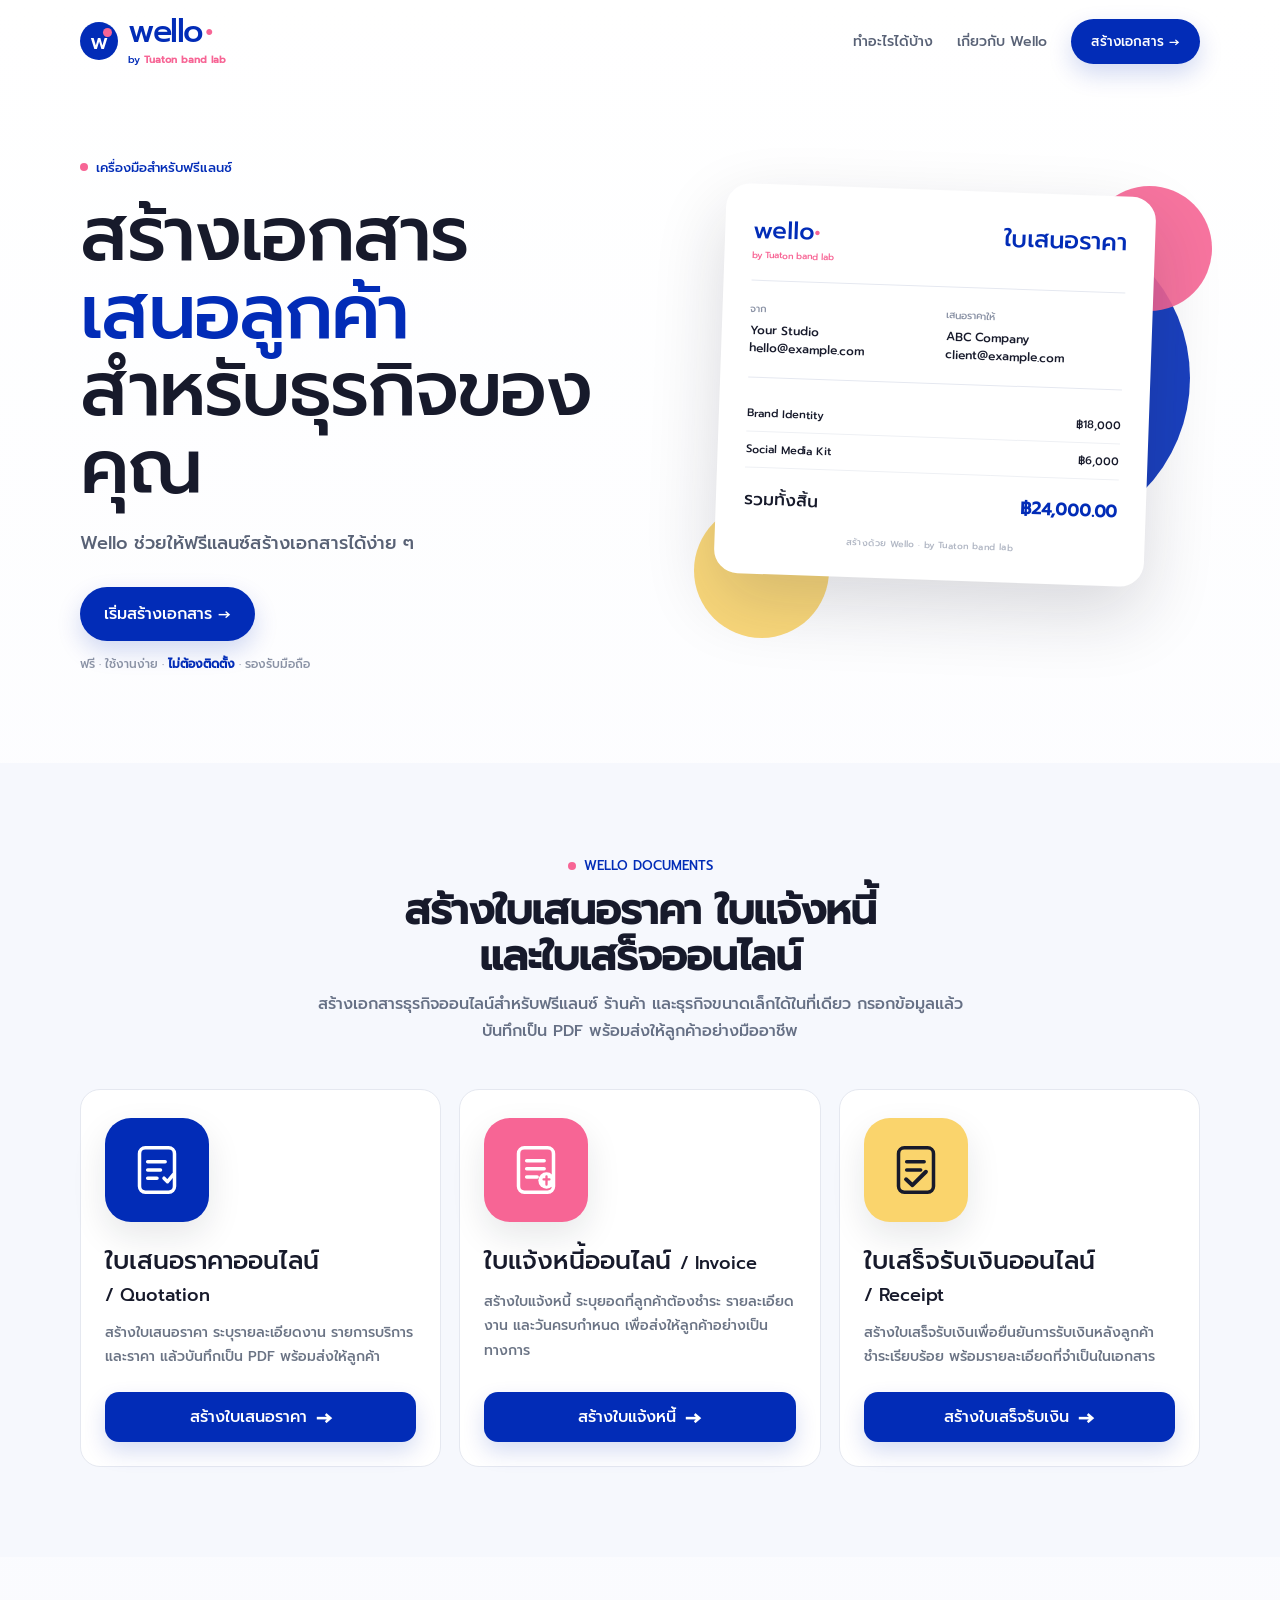
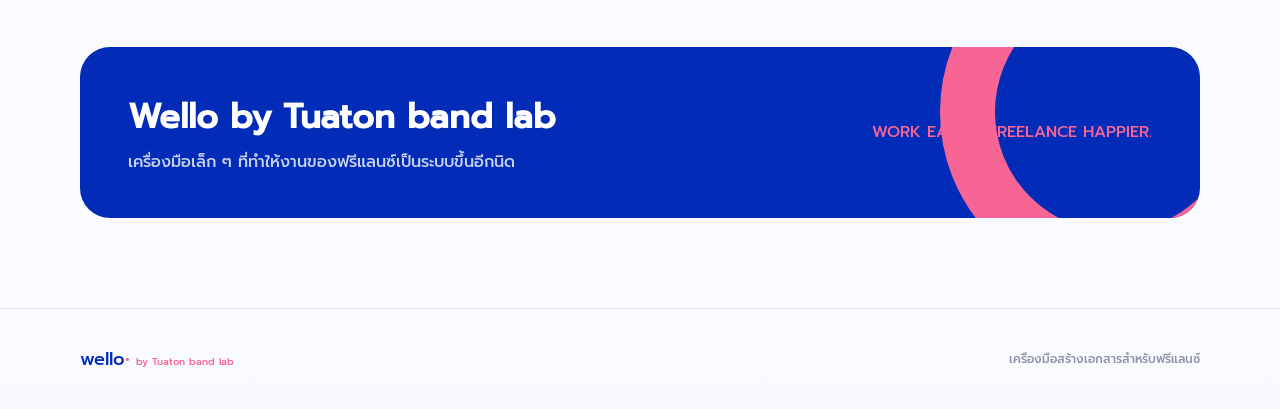
<file: Index.html>
<!doctype html>
<html lang="th">
<head>
<meta charset="utf-8">
<meta name="viewport" content="width=device-width,initial-scale=1,viewport-fit=cover">
<meta name="theme-color" content="#022CB7">
<meta name="description" content="สร้างใบเสนอราคาออนไลน์ฟรี พร้อมใบแจ้งหนี้และใบเสร็จรับเงิน กรอกข้อมูล ใส่โลโก้ธุรกิจ และบันทึกเป็น PDF ได้ง่าย ๆ ผ่านเว็บ Wello ไม่ต้องติดตั้งโปรแกรม">
<meta name="robots" content="index,follow,max-image-preview:large,max-snippet:-1,max-video-preview:-1">
<link rel="canonical" href="https://wellodocs.com/">
<meta property="og:type" content="website">
<meta property="og:locale" content="th_TH">
<meta property="og:site_name" content="Wello">
<meta property="og:title" content="สร้างใบเสนอราคาออนไลน์ฟรี | Wello">
<meta property="og:description" content="สร้างใบเสนอราคา ใบแจ้งหนี้ และใบเสร็จรับเงินออนไลน์ ใส่โลโก้ของคุณและบันทึกเป็น PDF ได้ทันที">
<meta property="og:url" content="https://wellodocs.com/">
<meta name="twitter:card" content="summary">
<meta name="twitter:title" content="สร้างใบเสนอราคาออนไลน์ฟรี | Wello">
<meta name="twitter:description" content="เครื่องมือสร้างใบเสนอราคา ใบแจ้งหนี้ และใบเสร็จรับเงินออนไลน์ พร้อมบันทึก PDF">
<title>สร้างใบเสนอราคาออนไลน์ฟรี | Wello</title>
<script type="application/ld+json">
{
  "@context":"https://schema.org",
  "@graph":[
    {
      "@type":"Organization",
      "@id":"https://wellodocs.com/#organization",
      "name":"Wello",
      "url":"https://wellodocs.com/",
      "description":"เครื่องมือสร้างเอกสารธุรกิจออนไลน์สำหรับฟรีแลนซ์และธุรกิจขนาดเล็ก โดย Wello by Tuaton band lab"
    },
    {
      "@type":"WebSite",
      "@id":"https://wellodocs.com/#website",
      "url":"https://wellodocs.com/",
      "name":"Wello",
      "inLanguage":"th-TH",
      "publisher":{"@id":"https://wellodocs.com/#organization"}
    },
    {
      "@type":"WebApplication",
      "@id":"https://wellodocs.com/#app",
      "name":"Wello — เครื่องมือสร้างใบเสนอราคาออนไลน์",
      "url":"https://wellodocs.com/",
      "applicationCategory":"BusinessApplication",
      "operatingSystem":"Web Browser",
      "inLanguage":"th-TH",
      "description":"สร้างใบเสนอราคา ใบแจ้งหนี้ และใบเสร็จรับเงินออนไลน์ พร้อมใส่โลโก้ธุรกิจและบันทึกเป็น PDF",
      "offers":{"@type":"Offer","price":"0","priceCurrency":"THB"},
      "publisher":{"@id":"https://wellodocs.com/#organization"}
    }
  ]
}
</script>
<style>
/* WELLO FONT: Prompt Medium (500) — embedded from the supplied Prompt-Medium.ttf */
@font-face{font-family:"Prompt";src:url("[data-uri]");font-style:normal;font-weight:500;font-display:block;}
:root{
  --blue:#022CB7; --blue2:#123ED0; --pink:#F76595; --yellow:#FAD46C;
  --ink:#171A2B; --muted:#667085; --soft:#F6F8FD; --line:#E5E8F0; --white:#fff;
  --radius:22px;
}
*{box-sizing:border-box}
html{scroll-behavior:smooth}
body{
  margin:0;color:var(--ink);background:#fff;
  font-family:"Prompt",sans-serif;
  font-weight:500;
  -webkit-font-smoothing:antialiased;
}
button,input,textarea,select{font-family:"Prompt",sans-serif;font-weight:500;font-style:normal}
button{cursor:pointer}
a{color:inherit;text-decoration:none}
.container{width:min(1120px,calc(100% - 40px));margin:auto}

/* Brand */
.logo-word{font-weight:500;letter-spacing:-1.5px;font-size:32px;line-height:1;color:var(--blue)}
.logo-word .dot{color:var(--pink);margin-left:2px}
.logo-sub{display:block;font-size:11px;letter-spacing:.8px;font-weight:500;color:var(--pink);margin-top:4px}
.brand-lockup{display:flex;flex-direction:column}
.brand-by{font-size:10px;color:var(--blue);font-weight:500;margin-top:4px}
.brand-by b{color:var(--pink)}
.mark{
  width:38px;height:38px;border-radius:50%;background:var(--blue);display:grid;place-items:center;
  color:#fff;font-weight:500;font-size:22px;position:relative;overflow:hidden
}
.mark:after{content:"";width:9px;height:9px;border-radius:50%;background:var(--pink);position:absolute;right:6px;top:6px}
.brand-row{display:flex;align-items:center;gap:10px}

/* Home */
.home{min-height:100vh;background:linear-gradient(180deg,#fff 0%,#F9FAFE 100%)}
.nav{height:82px;display:flex;align-items:center;justify-content:space-between}
.nav-right{display:flex;align-items:center;gap:24px;font-size:14px;color:#596276}
.nav-cta,.primary{
  border:0;background:var(--blue);color:#fff;border-radius:999px;padding:12px 20px;font-weight:500;
  box-shadow:0 10px 24px rgba(2,44,183,.18)
}
.hero{padding:72px 0 90px;display:grid;grid-template-columns:1.02fr .98fr;gap:70px;align-items:center}
.eyebrow{display:inline-flex;align-items:center;gap:8px;color:var(--blue);font-weight:500;font-size:13px}
.eyebrow:before{content:"";width:8px;height:8px;border-radius:50%;background:var(--pink)}
.hero h1{font-size:clamp(46px,6vw,76px);line-height:1.02;letter-spacing:-2px;margin:18px 0 22px;font-weight:500}
.hero h1 .blue{color:var(--blue)}
.hero h1 .pink{color:var(--pink)}
.hero p{font-size:18px;line-height:1.7;color:#596276;max-width:560px;margin:0 0 28px}
.hero-actions{display:flex;align-items:center;gap:14px;flex-wrap:wrap}
.hero-note{font-size:12px;color:#8A92A5;margin-top:14px}
.hero-note b{color:var(--blue)}
.hero-visual{position:relative;min-height:470px}
.blob{position:absolute;border-radius:50%;opacity:.9}
.blob.blue{width:320px;height:320px;background:var(--blue);right:10px;top:40px}
.blob.pink{width:125px;height:125px;background:var(--pink);right:-12px;top:8px}
.blob.yellow{width:135px;height:135px;background:var(--yellow);left:8px;bottom:10px}
.quote-mock{
  position:absolute;z-index:2;right:50px;top:12px;width:min(430px,85%);background:#fff;border-radius:24px;
  padding:28px;box-shadow:0 28px 70px rgba(23,26,43,.16);transform:rotate(2deg)
}
.mock-head{display:flex;justify-content:space-between;border-bottom:1px solid var(--line);padding-bottom:18px}
.mock-title{font-size:24px;color:var(--blue);font-weight:500}
.mock-brand{font-size:24px;font-weight:500;color:var(--blue)}
.mock-brand span{color:var(--pink)}
.mock-row{display:grid;grid-template-columns:1fr 1fr;gap:18px;padding:20px 0;border-bottom:1px solid var(--line)}
.mock-label{font-size:10px;color:#8A92A5;margin-bottom:5px}
.mock-text{font-size:12px;font-weight:500}
.mock-table{width:100%;margin-top:18px;border-collapse:collapse;font-size:11px}
.mock-table td{padding:9px 0;border-bottom:1px solid #EEF0F4}
.mock-total{display:flex;justify-content:space-between;padding-top:18px;font-weight:500;font-size:17px}
.mock-total strong{color:var(--blue)}
.mock-watermark{margin-top:20px;text-align:center;font-size:9px;color:#B1B7C4;letter-spacing:.4px}
.section{padding:90px 0}
.section.soft{background:var(--soft)}
.section-head{text-align:center;max-width:650px;margin:0 auto 44px}
.section-head h2{font-size:42px;line-height:1.1;margin:10px 0 12px;letter-spacing:-1px}
.section-head p{color:var(--muted);font-size:16px;line-height:1.7;margin:0}
.features{display:grid;grid-template-columns:repeat(3,1fr);gap:18px}.features .feature:nth-child(4),.features .feature:nth-child(5){grid-column:span 1}
.feature{background:#fff;border:1px solid var(--line);border-radius:20px;padding:28px}
.feature-icon{width:44px;height:44px;border-radius:14px;display:grid;place-items:center;background:#EEF2FF;color:var(--blue);font-weight:500;font-size:20px;margin-bottom:22px}
.feature:nth-child(2) .feature-icon{background:#FFF0F5;color:var(--pink)}
.feature:nth-child(3) .feature-icon{background:#FFF8DE;color:#8A6700}
.feature h3{font-size:20px;margin:0 0 8px}.feature p{font-size:14px;color:var(--muted);line-height:1.7;margin:0}
.network{background:var(--blue);color:#fff;border-radius:30px;padding:44px 48px;display:flex;align-items:center;justify-content:space-between;gap:30px;overflow:hidden;position:relative}
.network:after{content:"";position:absolute;width:240px;height:240px;border:55px solid var(--pink);border-radius:50%;right:-90px;top:-110px}
.network h2{font-size:34px;margin:0 0 8px;position:relative;z-index:1}.network p{margin:0;color:rgba(255,255,255,.78);position:relative;z-index:1}
.network-badge{position:relative;z-index:1;font-weight:500;color:var(--pink);white-space:nowrap}
footer{padding:36px 0;color:#8A92A5;font-size:12px;border-top:1px solid var(--line)}
.footer-row{display:flex;justify-content:space-between;gap:20px;align-items:center}
.footer-brand{font-size:18px;font-weight:500;color:var(--blue)}.footer-brand span{color:var(--pink)}

/* Quote app */
#app{display:none;background:var(--soft);min-height:100vh}
.app-top{background:var(--blue);color:#fff;padding:18px 0 24px;border-radius:0 0 28px 28px}
.app-nav{display:flex;justify-content:space-between;align-items:center;gap:15px}
.app-brand{font-size:28px;font-weight:500}.app-brand span{color:var(--pink)}
.app-by{font-size:10px;color:var(--pink);margin-left:2px}
.back-home{border:1px solid rgba(255,255,255,.35);background:transparent;color:#fff;border-radius:999px;padding:9px 14px;font-weight:500}
.app-heading{margin-top:34px}.app-heading h1{font-size:36px;margin:0 0 5px}.app-heading p{margin:0;color:rgba(255,255,255,.78)}
.form-wrap{width:min(820px,calc(100% - 32px));margin:auto;padding:20px 0 50px}
.card{background:#fff;border:1px solid var(--line);border-radius:20px;padding:22px;margin:14px 0;box-shadow:0 7px 24px rgba(23,26,43,.04)}
.card h2{font-size:20px;margin:0 0 17px}.sub{font-size:12px;color:var(--muted);margin:-9px 0 16px}
.grid{display:grid;grid-template-columns:1fr 1fr;gap:12px}.full{grid-column:1/-1}
.field label{display:block;font-size:12px;font-weight:500;margin-bottom:6px}
input,textarea,select{width:100%;border:1px solid #D8DDE8;border-radius:12px;padding:12px 13px;background:#fff;color:var(--ink);outline:0}
input:focus,textarea:focus,select:focus{border-color:var(--blue);box-shadow:0 0 0 3px rgba(2,44,183,.08)}
.items-head,.item{display:grid;grid-template-columns:1fr 68px 82px 118px 40px;gap:8px;align-items:center}
.items-head{font-size:10px;color:#8A92A5;margin:0 0 6px;padding:0 4px}.items-head span:nth-child(2),.items-head span:nth-child(3){text-align:center}
.item{margin-bottom:8px}.item button{height:45px;border:1px solid #F0D3DC;background:#FFF7F9;color:#C63C65;border-radius:11px}
.add{border:1px dashed #BFC7D6;background:#fff;color:var(--blue);padding:11px 14px;border-radius:12px;font-weight:500}
.total{display:flex;justify-content:space-between;align-items:center;border-top:1px solid var(--line);padding-top:16px;margin-top:16px;font-weight:500}
.total strong{font-size:25px;color:var(--blue)}
.payment-options{display:flex;gap:10px;margin-bottom:14px}.payment-options label{flex:1;border:1px solid var(--line);border-radius:13px;padding:12px;cursor:pointer;font-size:12px}
.payment-options input{width:auto;margin-right:6px}
.payment-panel{padding-top:4px}.hidden{display:none!important}
.upload-box{border:1px dashed #B9C2D3;border-radius:15px;padding:18px;text-align:center;color:var(--muted);background:#FBFCFE}
#paymentPreview{max-width:100%;max-height:220px;border-radius:12px;margin-top:12px;display:none}
.email-note{font-size:11px;color:var(--muted);line-height:1.6;margin-top:7px}
.actions{display:grid;gap:10px}.primary.big{font-size:17px;padding:15px}.secondary{border:1px solid var(--blue);background:#fff;color:var(--blue);border-radius:12px;padding:12px 15px;font-weight:500}
.privacy{font-size:10px;color:#8A92A5;text-align:center;margin:5px 0}

/* Preview / print */
#preview{display:none;background:#EDEFF4;min-height:100vh;padding:24px}
.preview-bar{width:min(900px,100%);margin:0 auto 15px;display:flex;justify-content:space-between;gap:10px;align-items:center}
.preview-bar button{border-radius:11px;padding:10px 14px;font-weight:500;border:1px solid var(--line);background:#fff;color:var(--blue)}
.preview-bar .print-btn{background:var(--blue);color:#fff;border-color:var(--blue)}
.quote{
  width:210mm;height:297mm;min-height:297mm;margin:auto;background:#fff;padding:18mm 17mm 16mm;position:relative;
  box-shadow:0 15px 50px rgba(23,26,43,.12);overflow:hidden;color:var(--ink);font-family:"Prompt",sans-serif;font-weight:500;font-style:normal
}

.q-head{display:flex;justify-content:space-between;gap:20px;border-bottom:1.5px solid #D9DEE8;padding-bottom:8mm;position:relative}.q-head:after{content:"";position:absolute;left:0;bottom:-1.5px;width:42mm;height:1.5px;background:var(--blue)}
.q-brand{min-width:55mm;max-width:75mm;display:flex;align-items:flex-start}.q-business-logo{display:none;max-width:55mm;max-height:20mm;width:auto;height:auto;object-fit:contain;object-position:left center}.q-business-name{font-size:22px;font-weight:500;color:var(--ink);line-height:1.25;overflow-wrap:anywhere}
.q-logo{font-size:30px;font-weight:500;color:var(--blue)}.q-logo span{color:var(--pink)}
.q-by{font-size:10px;color:var(--pink);font-weight:500;margin-top:1mm}
.q-title{text-align:right}.q-title h1{color:var(--ink);font-size:25px;margin:0;font-weight:500}.q-title small{color:#70798A;font-size:8px;letter-spacing:1.2px}
.q-meta{margin-top:4mm;font-size:9.5px;line-height:1.8;color:#4E5665}.q-meta b{font-weight:500;color:#6E7685}
.q-parties{display:grid;grid-template-columns:1fr 1fr;gap:14mm;margin:9mm 0 11mm;padding:0 0 7mm;border-bottom:1px solid #E5E8EE}.q-label{font-size:8.5px;color:#747D8D;text-transform:uppercase;letter-spacing:1px;font-weight:500}.q-value{font-size:10.5px;line-height:1.75;margin-top:1.5mm}
.q-table{width:100%;border-collapse:collapse;font-size:9.5px}.q-table th{background:#fff;color:#667082;text-align:left;padding:2.8mm 2.5mm;border-top:1px solid #C9CFDA;border-bottom:1px solid #C9CFDA;font-weight:500}.q-table td{padding:3.2mm 2.5mm;border-bottom:1px solid #E6E9EE}.q-table th:nth-child(n+2),.q-table td:nth-child(n+2){text-align:right}
.q-total{display:flex;justify-content:flex-end;margin-top:6mm}.q-total-box{width:72mm}.q-total-row{display:flex;justify-content:space-between;padding:1.8mm 0;font-size:9.5px;color:#555E6D}.q-total-row.final{border-top:1.5px solid #4B5565;font-size:13px;font-weight:500;color:var(--ink);margin-top:2mm;padding-top:3mm}
.q-payment{margin-top:8mm;background:#FAFAFB;border:1px solid #E1E4E9;border-radius:2mm;padding:4.5mm;display:grid;grid-template-columns:1fr 1fr;gap:6mm;position:relative;z-index:1}.q-payment img{max-width:100%;max-height:35mm;border-radius:1mm;object-fit:contain;display:block}
.q-notes{margin-top:7mm;font-size:9px;line-height:1.7;position:relative;z-index:1;color:#4E5665}
.q-signatures{display:grid;grid-template-columns:1fr 1fr;gap:18mm;margin-top:11mm;padding-top:2mm}.signature-box{text-align:center;min-height:29mm}.signature-line{height:14mm;border-bottom:1px solid #697180;margin:0 12mm 2mm}.signature-label{font-size:8.5px;color:#555E6D}.signature-name{font-size:9px;color:var(--ink);margin-top:1mm;min-height:5mm}.q-sign-img{display:block;width:42mm;height:14mm;object-fit:contain;margin:0 auto 1mm}.signature-date{font-size:8px;color:#7B8391;margin-top:1mm}
.q-footer{position:absolute;left:17mm;right:17mm;bottom:8mm;border-top:1px solid #E2E5EA;padding-top:2.5mm;display:flex;justify-content:flex-end;color:#8A92A0;font-size:7.5px;line-height:1.4}.q-footer #pFooterCredit{display:none}
.q-payment.receipt-hidden{display:none!important}
@media print{.q-payment{break-inside:avoid}.q-payment.receipt-hidden{display:none!important}.q-signatures{break-inside:avoid}}
@page{size:A4;margin:0}
@media print{
  html,body{background:#fff!important}
  #preview{display:block!important;padding:0;background:#fff}
  .preview-bar{display:none!important}
  .quote{box-shadow:none;width:210mm;min-height:297mm;margin:0;page-break-after:avoid}
  
}
@media(max-width:800px){
  .features{grid-template-columns:1fr 1fr}
  .hero{grid-template-columns:1fr;gap:35px;padding-top:50px}.hero-visual{min-height:420px}
  .quote-mock{right:8%;}.features{grid-template-columns:1fr}
  .network{display:block}.network-badge{margin-top:20px;display:block}
}
@media(max-width:600px){
  .container{width:min(100% - 28px,1120px)}.nav-right a{display:none}.nav{height:72px}
  .hero h1{font-size:46px}.hero p{font-size:16px}.hero-visual{min-height:350px}
  .blob.blue{width:250px;height:250px;right:8px}.blob.pink{width:95px;height:95px}.blob.yellow{width:100px;height:100px}
  .quote-mock{width:88%;right:5%;padding:20px}
  .section{padding:65px 0}.section-head h2{font-size:34px}
  .grid{grid-template-columns:1fr}.full{grid-column:auto}
  .items-head,.item{grid-template-columns:1fr 58px 68px 88px 38px}
  .app-heading h1{font-size:30px}.payment-options{display:block}.payment-options label{display:block;margin-bottom:8px}
  #preview{padding:0}.quote{transform-origin:top left}
}

.document-features{grid-template-columns:repeat(3,minmax(0,1fr));gap:18px}
.document-features .doc-card{min-height:245px;display:flex;flex-direction:column;align-items:flex-start;cursor:pointer;transition:transform .18s ease,box-shadow .18s ease,border-color .18s ease}
.document-features .doc-card:hover,.document-features .doc-card:focus-visible{transform:translateY(-3px);box-shadow:0 14px 30px rgba(23,26,43,.08);border-color:rgba(2,44,183,.22);outline:none}
.document-features .doc-icon{width:72px!important;height:72px!important;min-width:72px;border-radius:20px;display:grid;place-items:center;font-size:26px;font-weight:500;margin-bottom:20px;box-shadow:0 10px 24px rgba(23,26,43,.08)}
.document-features .doc-icon svg{width:38px;height:38px;display:block}
.document-features .doc-blue{background:#022CB7!important;color:#fff!important;box-shadow:0 12px 28px rgba(2,44,183,.20)}
.document-features .doc-pink{background:#F76595!important;color:#fff!important;box-shadow:0 12px 28px rgba(247,101,149,.18)}
.document-features .doc-yellow{background:#FAD46C!important;color:#171A2B!important;box-shadow:0 12px 28px rgba(250,212,108,.20)}
.document-features .feature-status{margin-top:auto;color:#5E6675!important;background:#F1F3F7!important}
.en-label{font-size:.68em;font-weight:500;color:#171A2B;letter-spacing:.05px;white-space:nowrap}.en-label::before{content:"/ ";font-weight:500;color:#171A2B}
.q-table th:nth-child(n+2),.q-table td:nth-child(n+2){text-align:right}.q-table th:first-child,.q-table td:first-child{text-align:left}
@media(max-width:760px){.document-features{grid-template-columns:1fr}.document-features .doc-card{min-height:190px}}
</style>

<style>
@media print{
  html,body{background:#fff!important;margin:0!important;padding:0!important}
  #home,#app,.preview-bar{display:none!important}
  #preview{display:block!important;padding:0!important;background:#fff!important}
  .quote{display:block!important;box-shadow:none!important;width:210mm!important;height:297mm!important;min-height:297mm!important;margin:0!important;overflow:hidden!important;page-break-after:avoid}
  .quote:after{display:block!important}
}

/* Final Wello document-card polish */
.document-features .doc-card{min-height:330px;padding:28px 24px 24px;align-items:flex-start}
.document-features .doc-icon{width:104px!important;height:104px!important;min-width:104px;border-radius:26px;margin-bottom:24px;box-shadow:0 14px 34px rgba(23,26,43,.10)}
.document-features .doc-icon svg{width:56px;height:56px}
.document-features .doc-card h3{font-size:25px;line-height:1.25;margin:0 0 12px;color:var(--ink);font-weight:500}
.document-features .doc-card p{font-size:14px;line-height:1.75;color:#6B7485;margin:0 0 22px}
.document-features .feature-status{display:flex;align-items:center;justify-content:center;gap:9px;width:100%;box-sizing:border-box;margin-top:auto;padding:13px 18px;border-radius:14px;background:var(--blue)!important;color:#fff!important;font-size:16px;font-weight:500;box-shadow:0 10px 22px rgba(2,44,183,.16)}
.document-features .feature-status b{font-size:20px;line-height:1}
.en-label{font-size:.72em;font-weight:500;color:#171A2B;letter-spacing:0;white-space:nowrap}
.en-label::before{content:"/ ";font-weight:500;color:#171A2B}
@media(max-width:760px){.document-features .doc-card{min-height:315px;padding:25px 22px 22px}.document-features .doc-icon{width:92px!important;height:92px!important;min-width:92px;border-radius:24px}.document-features .doc-icon svg{width:50px;height:50px}.document-features .doc-card h3{font-size:23px}.document-features .doc-card p{font-size:13.5px}}
</style>
</head>
<body>

<!-- HOME -->
<section class="home" id="home">
  <nav class="nav container">
    <a href="#" class="brand-row" onclick="showHome();return false">
      <span class="mark">w</span>
      <span class="brand-lockup">
        <span class="logo-word">wello<span class="dot">•</span></span>
        <span class="brand-by">by <b>Tuaton band lab</b></span>
      </span>
    </a>
    <div class="nav-right">
      <a href="#features">ทำอะไรได้บ้าง</a>
      <a href="#about">เกี่ยวกับ Wello</a>
      <button class="nav-cta" onclick="showApp()">สร้างเอกสาร →</button>
    </div>
  </nav>

  <div class="container hero">
    <div>
      <div class="eyebrow">เครื่องมือสำหรับฟรีแลนซ์</div>
      <h1>สร้างเอกสาร<br><span class="blue">เสนอลูกค้า</span><br>สำหรับธุรกิจของคุณ</h1>
      <p>Wello ช่วยให้ฟรีแลนซ์สร้างเอกสารได้ง่าย ๆ</p>
      <div class="hero-actions">
        <button class="nav-cta" style="padding:15px 24px;font-size:16px" onclick="showApp()">เริ่มสร้างเอกสาร →</button>
      </div>
      <div class="hero-note">ฟรี · ใช้งานง่าย · <b>ไม่ต้องติดตั้ง</b> · รองรับมือถือ</div>
    </div>

    <div class="hero-visual" aria-label="ตัวอย่างใบเสนอราคา">
      <div class="blob blue"></div><div class="blob pink"></div><div class="blob yellow"></div>
      <div class="quote-mock">
        <div class="mock-head">
          <div><div class="mock-brand">wello<span>•</span></div><div style="font-size:9px;color:#F76595;font-weight:500">by Tuaton band lab</div></div>
          <div class="mock-title">ใบเสนอราคา</div>
        </div>
        <div class="mock-row">
          <div><div class="mock-label">จาก</div><div class="mock-text">Your Studio<br>hello@example.com</div></div>
          <div><div class="mock-label">เสนอราคาให้</div><div class="mock-text">ABC Company<br>client@example.com</div></div>
        </div>
        <table class="mock-table">
          <tr><td>Brand Identity</td><td style="text-align:right">฿18,000</td></tr>
          <tr><td>Social Media Kit</td><td style="text-align:right">฿6,000</td></tr>
        </table>
        <div class="mock-total"><span>รวมทั้งสิ้น</span><strong>฿24,000.00</strong></div>
        <div class="mock-watermark">สร้างด้วย Wello · by Tuaton band lab</div>
      </div>
    </div>
  </div>

  <section class="section soft" id="features" aria-labelledby="documents-title">
    <div class="container">
      <div class="section-head">
        <div class="eyebrow">WELLO DOCUMENTS</div>
        <h2 id="documents-title">สร้างใบเสนอราคา ใบแจ้งหนี้<br>และใบเสร็จออนไลน์</h2>
        <p>สร้างเอกสารธุรกิจออนไลน์สำหรับฟรีแลนซ์ ร้านค้า และธุรกิจขนาดเล็กได้ในที่เดียว กรอกข้อมูลแล้วบันทึกเป็น PDF พร้อมส่งให้ลูกค้าอย่างมืออาชีพ</p>
      </div>
      <div class="features document-features">
        <article class="feature doc-card" data-doc="quotation" tabindex="0" role="button" aria-label="สร้างใบเสนอราคาออนไลน์">
          <div class="feature-icon doc-icon doc-blue" aria-hidden="true"><svg viewBox="0 0 48 48" fill="none" xmlns="http://www.w3.org/2000/svg"><rect x="9" y="5" width="30" height="38" rx="5" stroke="currentColor" stroke-width="3"/><path d="M16 17H31M16 24H27M16 31H24" stroke="currentColor" stroke-width="3" stroke-linecap="round"/><path d="M30 31L33 34L38 28" stroke="currentColor" stroke-width="3" stroke-linecap="round" stroke-linejoin="round"/></svg></div>
          <h3>ใบเสนอราคาออนไลน์ <span class="en-label">Quotation</span></h3>
          <p>สร้างใบเสนอราคา ระบุรายละเอียดงาน รายการบริการ และราคา แล้วบันทึกเป็น PDF พร้อมส่งให้ลูกค้า</p>
          <span class="feature-status">สร้างใบเสนอราคา <b>→</b></span>
        </article>
        <article class="feature doc-card" data-doc="invoice" tabindex="0" role="button" aria-label="สร้างใบแจ้งหนี้ออนไลน์">
          <div class="feature-icon doc-icon doc-pink" aria-hidden="true"><svg viewBox="0 0 48 48" fill="none" xmlns="http://www.w3.org/2000/svg"><rect x="9" y="5" width="30" height="38" rx="5" stroke="currentColor" stroke-width="3"/><path d="M16 16H31M16 23H31M16 30H25" stroke="currentColor" stroke-width="3" stroke-linecap="round"/><circle cx="33" cy="33" r="7" fill="currentColor"/><path d="M33 29.5V36.5M30.5 32H35.5" stroke="#F76595" stroke-width="2" stroke-linecap="round"/></svg></div>
          <h3>ใบแจ้งหนี้ออนไลน์ <span class="en-label">Invoice</span></h3>
          <p>สร้างใบแจ้งหนี้ ระบุยอดที่ลูกค้าต้องชำระ รายละเอียดงาน และวันครบกำหนด เพื่อส่งให้ลูกค้าอย่างเป็นทางการ</p>
          <span class="feature-status">สร้างใบแจ้งหนี้ <b>→</b></span>
        </article>
        <article class="feature doc-card" data-doc="receipt" tabindex="0" role="button" aria-label="สร้างใบเสร็จรับเงินออนไลน์">
          <div class="feature-icon doc-icon doc-yellow" aria-hidden="true"><svg viewBox="0 0 48 48" fill="none" xmlns="http://www.w3.org/2000/svg"><rect x="9" y="5" width="30" height="38" rx="5" stroke="currentColor" stroke-width="3"/><path d="M16 17H31M16 24H28" stroke="currentColor" stroke-width="3" stroke-linecap="round"/><path d="M15.5 32L21 37L32.5 25.5" stroke="currentColor" stroke-width="3.4" stroke-linecap="round" stroke-linejoin="round"/></svg></div>
          <h3>ใบเสร็จรับเงินออนไลน์ <span class="en-label">Receipt</span></h3>
          <p>สร้างใบเสร็จรับเงินเพื่อยืนยันการรับเงินหลังลูกค้าชำระเรียบร้อย พร้อมรายละเอียดที่จำเป็นในเอกสาร</p>
          <span class="feature-status">สร้างใบเสร็จรับเงิน <b>→</b></span>
        </article>
      </div>
    </div>
  </section>

  <section class="section" id="about">
    <div class="container">
      <div class="network">
        <div><h2>Wello by Tuaton band lab</h2><p>เครื่องมือเล็ก ๆ ที่ทำให้งานของฟรีแลนซ์เป็นระบบขึ้นอีกนิด</p></div>
        <div class="network-badge">WORK EASIER. FREELANCE HAPPIER.</div>
      </div>
    </div>
  </section>

  <footer>
    <div class="container footer-row">
      <div class="footer-brand">wello<span>•</span> <small style="font-size:10px;color:#F76595">by Tuaton band lab</small></div>
      <div>เครื่องมือสร้างเอกสารสำหรับฟรีแลนซ์</div>
    </div>
  </footer>
</section>

<!-- QUOTE APP -->
<section id="app">
  <header class="app-top">
    <div class="form-wrap" style="padding-bottom:0">
      <div class="app-nav">
        <div class="app-brand">wello<span>•</span> <small class="app-by">by Tuaton band lab</small></div>
        <button class="back-home" onclick="showHome()">← หน้าหลัก</button>
      </div>
      <div class="app-heading">
        <h1 id="formTitle">สร้างใบเสนอราคา <span class="en-label">Quotation</span></h1>
        <p id="formSubtitle">กรอกข้อมูลให้ครบ แล้ว Wello จะจัดหน้าให้พร้อมบันทึกเป็น PDF</p>
      </div>
    </div>
  </header>

  <main class="form-wrap">
    <section class="card">
      <h2>ข้อมูลธุรกิจ / ร้านค้า</h2>
      <div class="grid">
        <div class="field"><label>ชื่อธุรกิจ / ร้านค้า <span style="color:var(--pink)">*</span></label><input id="fromName" placeholder="เช่น Rungrawee Studio" required></div>
        <div class="field"><label>อีเมล / โทรศัพท์</label><input id="fromContact" placeholder="hello@example.com / 08x-xxx-xxxx"></div>
        <div class="field full"><label>ที่อยู่ (ถ้ามี)</label><textarea id="fromAddress" rows="2" placeholder="ที่อยู่สำหรับออกใบเสนอราคา"></textarea></div>
        <div class="field full"><label>เลขประจำตัวผู้เสียภาษี (ถ้ามี)</label><input id="fromTaxId" inputmode="numeric" placeholder="13 หลัก"></div>
      </div>
    </section>

    <section class="card">
      <h2>โลโก้ของคุณ</h2>
      <p class="sub">อัปโหลดโลโก้ธุรกิจของคุณ เพื่อให้โลโก้ของคุณแสดงเป็นหัวกระดาษใน PDF แทนโลโก้ Wello</p>
      <div class="upload-box logo-upload-box">
        <div style="font-weight:500;color:var(--ink)">โลโก้ธุรกิจ</div>
        <div style="font-size:11px;margin-top:5px">แนะนำไฟล์ PNG พื้นหลังโปร่งใส หรือ JPG · ระบบจะปรับขนาดให้พอดีกับหัวกระดาษ</div>
        <input id="businessLogo" type="file" accept="image/*" style="margin-top:12px">
        <div id="businessLogoStatus" style="font-size:11px;color:#8A92A5;margin-top:7px">ยังไม่ได้อัปโหลด · PDF จะใช้ชื่อธุรกิจแทน</div>
        <img id="businessLogoPreview" alt="ตัวอย่างโลโก้ธุรกิจ" style="display:none;max-width:220px;max-height:80px;object-fit:contain;margin-top:12px;border:1px solid var(--line);border-radius:10px;padding:8px;background:#fff">
      </div>
    </section>

    <section class="card">
      <h2>ข้อมูลลูกค้า</h2>
      <div class="grid">
        <div class="field"><label>ชื่อลูกค้า / บริษัท</label><input id="clientName" placeholder="เช่น บริษัท ABC จำกัด"></div>
        <div class="field"><label>อีเมล / โทรศัพท์</label><input id="clientContact" placeholder="client@example.com"></div>
      </div>
    </section>

    <section class="card">
      <h2 id="detailTitle">รายละเอียดใบเสนอราคา</h2>
      <div class="grid">
        <div class="field"><label id="docNoLabel">เลขที่ใบเสนอราคา</label><input id="quoteNo" value="QT-001"></div>
        <div class="field"><label id="quoteDateLabel">วันที่ออกเอกสาร</label><input id="quoteDate" type="date"></div>
        <div class="field" id="dueDateField"><label id="dueDateLabel">วันหมดอายุใบเสนอราคา</label><input id="dueDate" type="date"></div>
      </div>
      <h2 style="margin-top:22px">รายการบริการ</h2>
      <div class="items-head"><span>รายการ</span><span>จำนวน</span><span>หน่วย</span><span>ราคา / หน่วย</span><span></span></div>
      <div id="items"></div>
      <button class="add" onclick="addItem()">＋ เพิ่มรายการ</button>
      <div class="total"><span>รวมทั้งสิ้น</span><strong id="grandTotal">฿0.00</strong></div>
    </section>

    <section class="card" id="receiptDetails" style="display:none">
      <h2>ข้อมูลการรับเงิน</h2>
      <div class="grid">
        <div class="field"><label>วันที่รับเงิน</label><input id="paidDate" type="date"></div>
        <div class="field"><label>สถานะการชำระเงิน</label><select id="paymentStatus"><option>ชำระเงินแล้ว</option></select></div>
      </div>
    </section>

    <section class="card" id="paymentSection">
      <h2>ช่องทางรับเงิน</h2>
      <p class="sub">เลือกได้ว่าจะให้ลูกค้าเห็นข้อมูลบัญชีเป็นข้อความ หรือแนบรูป QR / ช่องทางชำระเงิน</p>
      <div class="payment-options">
        <label><input type="radio" name="paymentType" value="text" checked onchange="switchPayment()"> พิมพ์ข้อมูลบัญชี</label>
        <label><input type="radio" name="paymentType" value="image" onchange="switchPayment()"> แนบรูป / QR Code</label>
      </div>
      <div id="paymentTextPanel" class="payment-panel hidden">
        <div class="grid">
          <div class="field"><label>ธนาคาร / ช่องทาง</label><input id="bankName" placeholder="เช่น KBank / PromptPay"></div>
          <div class="field"><label>ชื่อบัญชี</label><input id="bankAccountName" placeholder="ชื่อ-นามสกุล"></div>
          <div class="field full"><label>เลขบัญชี / เบอร์โทร / ID</label><input id="bankAccountNo" placeholder="xxx-x-xxxxx-x"></div>
        </div>
      </div>
      <div id="paymentImagePanel" class="payment-panel hidden">
        <div class="upload-box">
          <div style="font-weight:500;color:var(--ink)">แนบรูป QR หรือข้อมูลการชำระเงิน</div>
          <div style="font-size:11px;margin-top:5px">รูปจะถูกใส่ลงในใบเสนอราคาโดยตรง</div>
          <input id="paymentImage" type="file" accept="image/*" style="margin-top:12px">
          <img id="paymentPreview" alt="ตัวอย่างรูปช่องทางรับเงิน" style="display:none">
        </div>
      </div>
    </section>

    <section class="card">
      <h2>ลายเซ็นในเอกสาร</h2>
      <p class="sub">เพิ่มชื่อผู้ลงนาม เพื่อให้เอกสาร PDF ดูเป็นทางการและพร้อมใช้งานทางธุรกิจ</p>
      <div class="grid">
        <div class="field"><label>ชื่อผู้เสนอ / ผู้ขาย</label><input id="signatureIssuer" placeholder="ชื่อผู้มีอำนาจลงนาม"></div>
        <div class="field"><label>ชื่อผู้รับ / ลูกค้า</label><input id="signatureClient" placeholder="ชื่อลูกค้า / ผู้มีอำนาจลงนาม"></div>
        <div class="field"><label>ลายเซ็นผู้เสนอ / ผู้ขาย (ถ้ามี)</label><input id="signatureIssuerFile" type="file" accept="image/*"></div>
        <div class="field"><label>ลายเซ็นผู้รับ / ลูกค้า (ถ้ามี)</label><input id="signatureClientFile" type="file" accept="image/*"></div>
      </div>
    </section>

    <section class="card">
      <h2>หมายเหตุ / เงื่อนไข</h2>
      <textarea id="notes" rows="4" placeholder="เช่น ใบเสนอราคานี้มีอายุ 15 วัน / มัดจำ 50% ก่อนเริ่มงาน"></textarea>
    </section>

    <section class="card">
      <h2>อีเมลของคุณ</h2>
      <p class="sub">ใช้สำหรับระบุผู้สร้างใบเสนอราคา และเป็นช่องทางสำหรับ Wello ในอนาคต</p>
      <div class="field"><label>อีเมล <span style="color:var(--pink)">*</span></label><input id="creatorEmail" type="email" placeholder="you@example.com" required></div>
      <div class="email-note">ตอนนี้ข้อมูลจะถูกเก็บไว้ในอุปกรณ์นี้ก่อน หากต้องการเก็บอีเมลเข้าสู่ฐานข้อมูลของ Wello จริง ๆ จะต้องเชื่อมระบบหลังบ้านในขั้นถัดไป</div>
    </section>

    <section class="card actions">
      <button class="primary big" onclick="generateQuote()">ดูตัวอย่างใบเสนอราคา →</button>
      <p class="privacy">ไม่มีข้อมูลปุ่มหรือ URL ของเว็บติดไปใน PDF · ปุ่มควบคุมจะถูกซ่อนอัตโนมัติเมื่อบันทึก PDF</p>
    </section>
  </main>
</section>

<!-- PREVIEW -->
<section id="preview">
  <div class="preview-bar">
    <button onclick="backToEdit()">← แก้ไข</button>
    <button class="print-btn" onclick="window.print()">พิมพ์ / บันทึก PDF</button>
  </div>
  <article class="quote">
    <div class="q-head">
      <div class="q-brand">
        <img id="pBusinessLogo" class="q-business-logo" alt="โลโก้ธุรกิจ">
        <div id="pBusinessName" class="q-business-name">ชื่อธุรกิจ</div>
      </div>
      <div class="q-title"><h1 id="pTitle">ใบเสนอราคา</h1><small id="pTypeEn">QUOTATION</small><div class="q-meta"><b id="pNoLabel">เลขที่:</b> <span id="pNo"></span><br><b id="pDateLabel">วันที่:</b> <span id="pDate"></span><span id="pDueWrap"><br><b id="pDueLabel">หมดอายุ:</b> <span id="pDueDate"></span></span></div></div>
    </div>

    <div class="q-parties">
      <div><div class="q-label">จาก · FROM</div><div class="q-value" id="pFrom"></div></div>
      <div><div class="q-label" id="pClientLabel">เสนอราคาให้ · BILL TO</div><div class="q-value" id="pClient"></div></div>
    </div>

    <table class="q-table">
      <thead><tr><th>รายการ</th><th>จำนวน</th><th>หน่วย</th><th>ราคา / หน่วย</th><th>รวม</th></tr></thead>
      <tbody id="pItems"></tbody>
    </table>

    <div class="q-total"><div class="q-total-box">
      <div class="q-total-row"><span>รวมรายการ</span><span id="pSubtotal"></span></div>
      <div class="q-total-row final"><span>รวมทั้งสิ้น</span><span id="pTotal"></span></div>
    </div></div>

    <div class="q-payment" id="qPayment">
      <div><div class="q-label">ช่องทางรับเงิน · PAYMENT</div><div class="q-value" id="pPayment"></div><div id="pPaidInfo" class="q-value" style="margin-top:5px"></div></div>
      <div id="pPaymentImageWrap"></div>
    </div>

    <div class="q-notes"><div class="q-label">หมายเหตุ / เงื่อนไข</div><div id="pNotes"></div></div>

    <div class="q-signatures" id="qSignatures">
      <div class="signature-box"><img id="pSignatureIssuerImage" class="q-sign-img" alt="ลายเซ็นผู้เสนอ / ผู้ขาย" style="display:none"><div class="signature-line"></div><div class="signature-label" id="pSignatureIssuerLabel">ลงชื่อ ผู้เสนอ / ผู้ขาย</div><div class="signature-name" id="pSignatureIssuer"></div><div class="signature-date">วันที่ ____________________</div></div>
      <div class="signature-box"><img id="pSignatureClientImage" class="q-sign-img" alt="ลายเซ็นผู้รับ / ลูกค้า" style="display:none"><div class="signature-line"></div><div class="signature-label" id="pSignatureClientLabel">ลงชื่อ ผู้รับ / ลูกค้า</div><div class="signature-name" id="pSignatureClient"></div><div class="signature-date">วันที่ ____________________</div></div>
    </div>

    <div class="q-footer"><span id="pFooterCredit"></span><span>ขอบคุณที่ไว้วางใจให้เราได้ดูแลงานของคุณ</span></div>
  </article>
</section>

<script>
const $ = id => document.getElementById(id);
let items = [];
let businessLogoData = "";
let paymentImageData = "";
let signatureIssuerData = "";
let signatureClientData = "";
let documentType = "quotation";
const DOCS = {
  quotation:{th:"ใบเสนอราคา",en:"QUOTATION",no:"QT-001",noLabel:"เลขที่ใบเสนอราคา",detail:"รายละเอียดใบเสนอราคา",dueLabel:"วันหมดอายุใบเสนอราคา",footer:"ใบเสนอราคานี้ถูกสร้างจากเว็บไซต์ Wello by Tuaton band lab"},
  invoice:{th:"ใบแจ้งหนี้",en:"INVOICE",no:"INV-001",noLabel:"เลขที่ใบแจ้งหนี้",detail:"รายละเอียดใบแจ้งหนี้",dueLabel:"วันครบกำหนดชำระ",footer:"ใบแจ้งหนี้นี้ถูกสร้างจากเว็บไซต์ Wello by Tuaton band lab"},
  receipt:{th:"ใบเสร็จรับเงิน",en:"RECEIPT",no:"RC-001",noLabel:"เลขที่ใบเสร็จรับเงิน",detail:"รายละเอียดใบเสร็จรับเงิน",dueLabel:"วันที่รับเงิน",footer:"ใบเสร็จรับเงินนี้ถูกสร้างจากเว็บไซต์ Wello by Tuaton band lab"}
};
function today(){return new Date().toISOString().slice(0,10)}
function showHome(){ $("home").style.display="block"; $("app").style.display="none"; $("preview").style.display="none"; window.scrollTo(0,0); }
function showApp(type="quotation"){
  setDocumentType(type);
  $("home").style.display="none"; $("app").style.display="block"; $("preview").style.display="none"; window.scrollTo(0,0);
}
function setDocumentType(type){
  documentType=DOCS[type]?type:"quotation"; const d=DOCS[documentType];
  $("formTitle").innerHTML=d.th+' <span class="en-label">'+d.en.charAt(0)+d.en.slice(1).toLowerCase()+'</span>';
  $("formSubtitle").textContent="กรอกข้อมูลให้ครบ แล้ว Wello จะจัดหน้าเอกสารให้พร้อมบันทึกเป็น PDF";
  $("detailTitle").textContent=d.detail; $("docNoLabel").textContent=d.noLabel; $("quoteNo").value=d.no;
  $("dueDateLabel").textContent=d.dueLabel; $("quoteDate").value=today();
  $("quoteDateLabel").textContent=documentType==="receipt"?"วันที่ออกใบเสร็จ":"วันที่ออกเอกสาร";
  $("pDateLabel").textContent=documentType==="receipt"?"วันที่ออกใบเสร็จ:":"วันที่:";
  $("dueDateField").style.display=documentType==="receipt"?"none":"block";
  $("receiptDetails").style.display=documentType==="receipt"?"block":"none";
  $("paymentSection").style.display=documentType==="receipt"?"none":"block"; if(documentType==="receipt"){ paymentImageData=""; $("paymentPreview").src=""; $("paymentPreview").style.display="none"; }
  if(documentType==="receipt"){ $("paidDate").value=today(); $("paymentStatus").value="ชำระเงินแล้ว"; }
  const partyLabel=documentType==="quotation"?"เสนอราคาให้ · QUOTED TO":documentType==="invoice"?"เรียกเก็บจาก · BILL TO":"รับเงินจาก · RECEIVED FROM";
  $("pClientLabel").textContent=partyLabel;
  const issuerLabel=documentType==="quotation"?"ลงชื่อ ผู้เสนอราคา":documentType==="invoice"?"ลงชื่อ ผู้วางบิล / ผู้ขาย":"ลงชื่อ ผู้รับเงิน";
  $("pSignatureIssuerLabel").textContent=issuerLabel;
  $("pSignatureClientLabel").textContent=documentType==="receipt"?"ลงชื่อ ผู้ชำระเงิน / ลูกค้า":"ลงชื่อ ผู้รับ / ลูกค้า";
}

function addItem(name="",qty=1,unit="งาน",price=0){const id=Date.now()+Math.random();items.push({id,name,qty,unit,price});renderItems()}
function removeItem(id){items=items.filter(x=>String(x.id)!==String(id));renderItems()}
function renderItems(){
  const el=$("items");el.innerHTML="";
  items.forEach(x=>{const row=document.createElement("div");row.className="item";row.innerHTML=
    '<input placeholder="เช่น ออกแบบโลโก้" value="'+escapeHtml(x.name)+'" oninput="upd(\''+x.id+'\',\'name\',this.value)">'+
    '<input type="number" min="0" value="'+x.qty+'" oninput="upd(\''+x.id+'\',\'qty\',this.value)">'+
    '<input placeholder="เช่น งาน" value="'+escapeHtml(x.unit||"งาน")+'" oninput="upd(\''+x.id+'\',\'unit\',this.value)">'+
    '<input type="number" min="0" value="'+x.price+'" oninput="upd(\''+x.id+'\',\'price\',this.value)">'+
    '<button onclick="removeItem(\''+x.id+'\')">✕</button>';el.appendChild(row)});calc()}
function escapeHtml(v){return String(v??"").replace(/[&<>"']/g,m=>({"&":"&amp;","<":"&lt;",">":"&gt;",'"':"&quot;","'":"&#39;"}[m]))}
function upd(id,k,v){const x=items.find(x=>String(x.id)===String(id));if(x)x[k]=(k==="name"||k==="unit")?v:Number(v);calc()}
function calc(){const t=items.reduce((s,x)=>s+(Number(x.qty)||0)*(Number(x.price)||0),0);$("grandTotal").textContent=money(t)}
function money(n){return "฿"+Number(n||0).toLocaleString("th-TH",{minimumFractionDigits:2})}
$("businessLogo").addEventListener("change",e=>{const file=e.target.files?.[0];if(!file)return;const reader=new FileReader();reader.onload=ev=>{businessLogoData=ev.target.result;$("businessLogoPreview").src=businessLogoData;$("businessLogoPreview").style.display="block";$("businessLogoStatus").textContent="อัปโหลดแล้ว · โลโก้นี้จะไปอยู่บนหัวกระดาษ PDF"};reader.readAsDataURL(file)})
function bindImageInput(id,setter){
  const el=$(id);
  if(!el)return;
  el.addEventListener("change",e=>{
    const file=e.target.files?.[0]; if(!file)return;
    const reader=new FileReader();
    reader.onload=ev=>setter(ev.target.result);
    reader.readAsDataURL(file);
  });
}
bindImageInput("signatureIssuerFile",v=>signatureIssuerData=v);
bindImageInput("signatureClientFile",v=>signatureClientData=v);
function switchPayment(){const type=document.querySelector('input[name="paymentType"]:checked').value;$("paymentTextPanel").classList.toggle("hidden",type!=="text");$("paymentImagePanel").classList.toggle("hidden",type!=="image")}
$("paymentImage").addEventListener("change",e=>{const file=e.target.files?.[0];if(!file)return;const reader=new FileReader();reader.onload=ev=>{paymentImageData=ev.target.result;$("paymentPreview").src=paymentImageData;$("paymentPreview").style.display="block"};reader.readAsDataURL(file)})
function generateQuote(){
  const email=$("creatorEmail").value.trim();const businessNameInput=$("fromName").value.trim();if(!businessNameInput){$("fromName").focus();alert("กรุณาใส่ชื่อธุรกิจ / ร้านค้าก่อนสร้างเอกสาร");return}if(!email||!$("creatorEmail").checkValidity()){$("creatorEmail").focus();alert("กรุณาใส่อีเมลของคุณก่อนสร้างเอกสาร");return}
  localStorage.setItem("wello_creator_email",email);const d=DOCS[documentType];
  $("pTitle").textContent=d.th;$("pTypeEn").textContent=d.en;$("pNoLabel").textContent=d.noLabel+":";$("pNo").textContent=$("quoteNo").value||d.no;$("pDate").textContent=$("quoteDate").value||"—";
  const due=$("dueDate").value;$("pDueWrap").style.display=documentType==="receipt"?"none":(due?"inline":"none");$("pDueLabel").textContent=d.dueLabel+":";$("pDueDate").textContent=due||"—";
  const businessName=$("fromName").value.trim()||"ชื่อธุรกิจ";
  if(businessLogoData){$("pBusinessLogo").src=businessLogoData;$("pBusinessLogo").style.display="block";$("pBusinessName").style.display="none"}else{$("pBusinessLogo").style.display="none";$("pBusinessName").textContent=businessName;$("pBusinessName").style.display="block"}
  $("pFrom").innerHTML="<b>"+escapeHtml($("fromName").value||"—")+"</b>"+( $("fromTaxId").value.trim()?"<br>เลขประจำตัวผู้เสียภาษี: "+escapeHtml($("fromTaxId").value.trim()):"" )+"<br>"+escapeHtml($("fromContact").value||"")+"<br>"+escapeHtml($("fromAddress").value||"");
  $("pClient").innerHTML="<b>"+escapeHtml($("clientName").value||"—")+"</b><br>"+escapeHtml($("clientContact").value||"");
  $("pItems").innerHTML=items.map(x=>"<tr><td>"+escapeHtml(x.name||"—")+"</td><td>"+(Number(x.qty)||0)+"</td><td>"+escapeHtml(x.unit||"งาน")+"</td><td>"+money(x.price)+"</td><td>"+money((Number(x.qty)||0)*(Number(x.price)||0))+"</td></tr>").join("");
  const total=items.reduce((s,x)=>s+(Number(x.qty)||0)*(Number(x.price)||0),0);$("pSubtotal").textContent=money(total);$("pTotal").textContent=money(total);$("pNotes").textContent=$("notes").value||"—";
  if(documentType==="receipt"){
    $("qPayment").classList.add("receipt-hidden");
    $("pPayment").innerHTML="";
    $("pPaymentImageWrap").innerHTML="";
    $("pPaidInfo").textContent="";
  }else{
    $("qPayment").classList.remove("receipt-hidden");
    const type=document.querySelector('input[name="paymentType"]:checked')?.value||"text";
    if(type==="text"){const bank=$("bankName").value.trim(),name=$("bankAccountName").value.trim(),no=$("bankAccountNo").value.trim();$("pPayment").innerHTML=[bank,name,no].filter(Boolean).map(escapeHtml).join("<br>")||"—";$("pPaymentImageWrap").innerHTML=""}
    else{$("pPayment").innerHTML=paymentImageData?"สแกน QR เพื่อชำระเงิน":"—";$("pPaymentImageWrap").innerHTML=paymentImageData?'<img src="'+paymentImageData+'" alt="ช่องทางรับเงิน">':""}
    $("pPaidInfo").textContent="";
  }
  $("pSignatureIssuer").textContent=$("signatureIssuer").value.trim()||"";
  $("pSignatureClient").textContent=$("signatureClient").value.trim()||$("clientName").value.trim()||"";
  $("pSignatureIssuerImage").style.display=signatureIssuerData?"block":"none";
  if(signatureIssuerData)$("pSignatureIssuerImage").src=signatureIssuerData;
  $("pSignatureClientImage").style.display=signatureClientData?"block":"none";
  if(signatureClientData)$("pSignatureClientImage").src=signatureClientData;
  $("pFooterCredit").textContent="";
  $("home").style.display="none";$("app").style.display="none";$("preview").style.display="block";window.scrollTo(0,0)
}
function backToEdit(){$("home").style.display="none";$("app").style.display="block";$("preview").style.display="none";window.scrollTo(0,0)}
const savedEmail=localStorage.getItem("wello_creator_email");if(savedEmail)$("creatorEmail").value=savedEmail;
setDocumentType("quotation");addItem();
document.querySelectorAll('.doc-card[data-doc]').forEach(card=>{card.addEventListener('click',()=>showApp(card.dataset.doc));card.addEventListener('keydown',e=>{if(e.key==='Enter'||e.key===' ')showApp(card.dataset.doc)})});
</script>
</body>
</html>
</file>
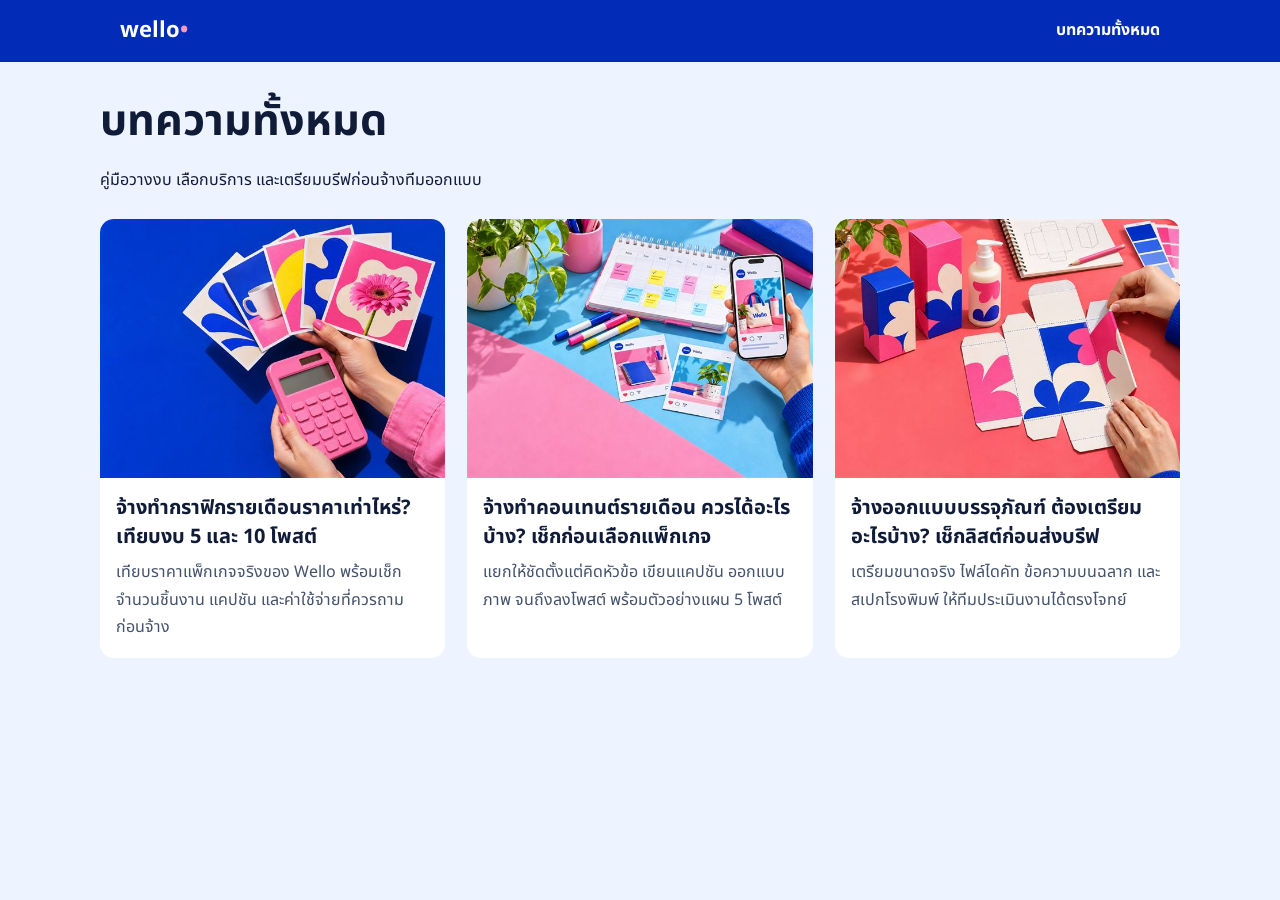
<file: blog/index.html>
<!doctype html>
<html lang="th"><head><meta charset="utf-8"><meta name="viewport" content="width=device-width,initial-scale=1">
<link rel="canonical" href="https://wellodocs.com/blog/index.html"><title>บทความทั้งหมด | Wello</title>
<meta name="description" content="คู่มือสำหรับเจ้าของแบรนด์เกี่ยวกับงบกราฟิก คอนเทนต์รายเดือน และการบรีฟบรรจุภัณฑ์"><link rel="stylesheet" href="wello-articles.css"></head>
<body><!-- Embedded Noto Sans Thai font license
Copyright 2022 The Noto Project Authors (https://github.com/notofonts/thai)

This Font Software is licensed under the SIL Open Font License, Version 1.1.
This license is copied below, and is also available with a FAQ at:
https://scripts.sil.org/OFL


-----------------------------------------------------------
SIL OPEN FONT LICENSE Version 1.1 - 26 February 2007
-----------------------------------------------------------

PREAMBLE
The goals of the Open Font License (OFL) are to stimulate worldwide
development of collaborative font projects, to support the font creation
efforts of academic and linguistic communities, and to provide a free and
open framework in which fonts may be shared and improved in partnership
with others.

The OFL allows the licensed fonts to be used, studied, modified and
redistributed freely as long as they are not sold by themselves. The
fonts, including any derivative works, can be bundled, embedded, 
redistributed and/or sold with any software provided that any reserved
names are not used by derivative works. The fonts and derivatives,
however, cannot be released under any other type of license. The
requirement for fonts to remain under this license does not apply
to any document created using the fonts or their derivatives.

DEFINITIONS
"Font Software" refers to the set of files released by the Copyright
Holder(s) under this license and clearly marked as such. This may
include source files, build scripts and documentation.

"Reserved Font Name" refers to any names specified as such after the
copyright statement(s).

"Original Version" refers to the collection of Font Software components as
distributed by the Copyright Holder(s).

"Modified Version" refers to any derivative made by adding to, deleting,
or substituting -- in part or in whole -- any of the components of the
Original Version, by changing formats or by porting the Font Software to a
new environment.

"Author" refers to any designer, engineer, programmer, technical
writer or other person who contributed to the Font Software.

PERMISSION & CONDITIONS
Permission is hereby granted, free of charge, to any person obtaining
a copy of the Font Software, to use, study, copy, merge, embed, modify,
redistribute, and sell modified and unmodified copies of the Font
Software, subject to the following conditions:

1) Neither the Font Software nor any of its individual components,
in Original or Modified Versions, may be sold by itself.

2) Original or Modified Versions of the Font Software may be bundled,
redistributed and/or sold with any software, provided that each copy
contains the above copyright notice and this license. These can be
included either as stand-alone text files, human-readable headers or
in the appropriate machine-readable metadata fields within text or
binary files as long as those fields can be easily viewed by the user.

3) No Modified Version of the Font Software may use the Reserved Font
Name(s) unless explicit written permission is granted by the corresponding
Copyright Holder. This restriction only applies to the primary font name as
presented to the users.

4) The name(s) of the Copyright Holder(s) or the Author(s) of the Font
Software shall not be used to promote, endorse or advertise any
Modified Version, except to acknowledge the contribution(s) of the
Copyright Holder(s) and the Author(s) or with their explicit written
permission.

5) The Font Software, modified or unmodified, in part or in whole,
must be distributed entirely under this license, and must not be
distributed under any other license. The requirement for fonts to
remain under this license does not apply to any document created
using the Font Software.

TERMINATION
This license becomes null and void if any of the above conditions are
not met.

DISCLAIMER
THE FONT SOFTWARE IS PROVIDED "AS IS", WITHOUT WARRANTY OF ANY KIND,
EXPRESS OR IMPLIED, INCLUDING BUT NOT LIMITED TO ANY WARRANTIES OF
MERCHANTABILITY, FITNESS FOR A PARTICULAR PURPOSE AND NONINFRINGEMENT
OF COPYRIGHT, PATENT, TRADEMARK, OR OTHER RIGHT. IN NO EVENT SHALL THE
COPYRIGHT HOLDER BE LIABLE FOR ANY CLAIM, DAMAGES OR OTHER LIABILITY,
INCLUDING ANY GENERAL, SPECIAL, INDIRECT, INCIDENTAL, OR CONSEQUENTIAL
DAMAGES, WHETHER IN AN ACTION OF CONTRACT, TORT OR OTHERWISE, ARISING
FROM, OUT OF THE USE OR INABILITY TO USE THE FONT SOFTWARE OR FROM
OTHER DEALINGS IN THE FONT SOFTWARE.

--><header class="bar"><div><a class="brand" href="../index.html">wello<span>•</span></a><a href="index.html">บทความทั้งหมด</a></div></header>
<main class="wrap">
<h1>บทความทั้งหมด</h1><p>คู่มือวางงบ เลือกบริการ และเตรียมบรีฟก่อนจ้างทีมออกแบบ</p>
<div class="grid"><a class="card" href="graphic-design-monthly.html"><img src="[data-uri]" width="600" height="450" alt="ชุดภาพกราฟิกโซเชียลและเครื่องคิดเลขสีชมพูบนพื้นน้ำเงิน"><div class="copy"><h2>จ้างทำกราฟิกรายเดือนราคาเท่าไหร่? เทียบงบ 5 และ 10 โพสต์</h2><p>เทียบราคาแพ็กเกจจริงของ Wello พร้อมเช็กจำนวนชิ้นงาน แคปชัน และค่าใช้จ่ายที่ควรถามก่อนจ้าง</p></div></a><a class="card" href="monthly-content-planning.html"><img src="[data-uri]" width="600" height="450" alt="สมาร์ตโฟนแสดงโพสต์คู่กับปฏิทินคอนเทนต์"><div class="copy"><h2>จ้างทำคอนเทนต์รายเดือน ควรได้อะไรบ้าง? เช็กก่อนเลือกแพ็กเกจ</h2><p>แยกให้ชัดตั้งแต่คิดหัวข้อ เขียนแคปชัน ออกแบบภาพ จนถึงลงโพสต์ พร้อมตัวอย่างแผน 5 โพสต์</p></div></a><a class="card" href="packaging-design-checklist.html"><img src="[data-uri]" width="600" height="450" alt="กล่องและขวดสกินแคร์คู่กับแผ่นไดคัทที่กำลังพับ"><div class="copy"><h2>จ้างออกแบบบรรจุภัณฑ์ ต้องเตรียมอะไรบ้าง? เช็กลิสต์ก่อนส่งบรีฟ</h2><p>เตรียมขนาดจริง ไฟล์ไดคัท ข้อความบนฉลาก และสเปกโรงพิมพ์ ให้ทีมประเมินงานได้ตรงโจทย์</p></div></a></div></main></body></html>
</file>
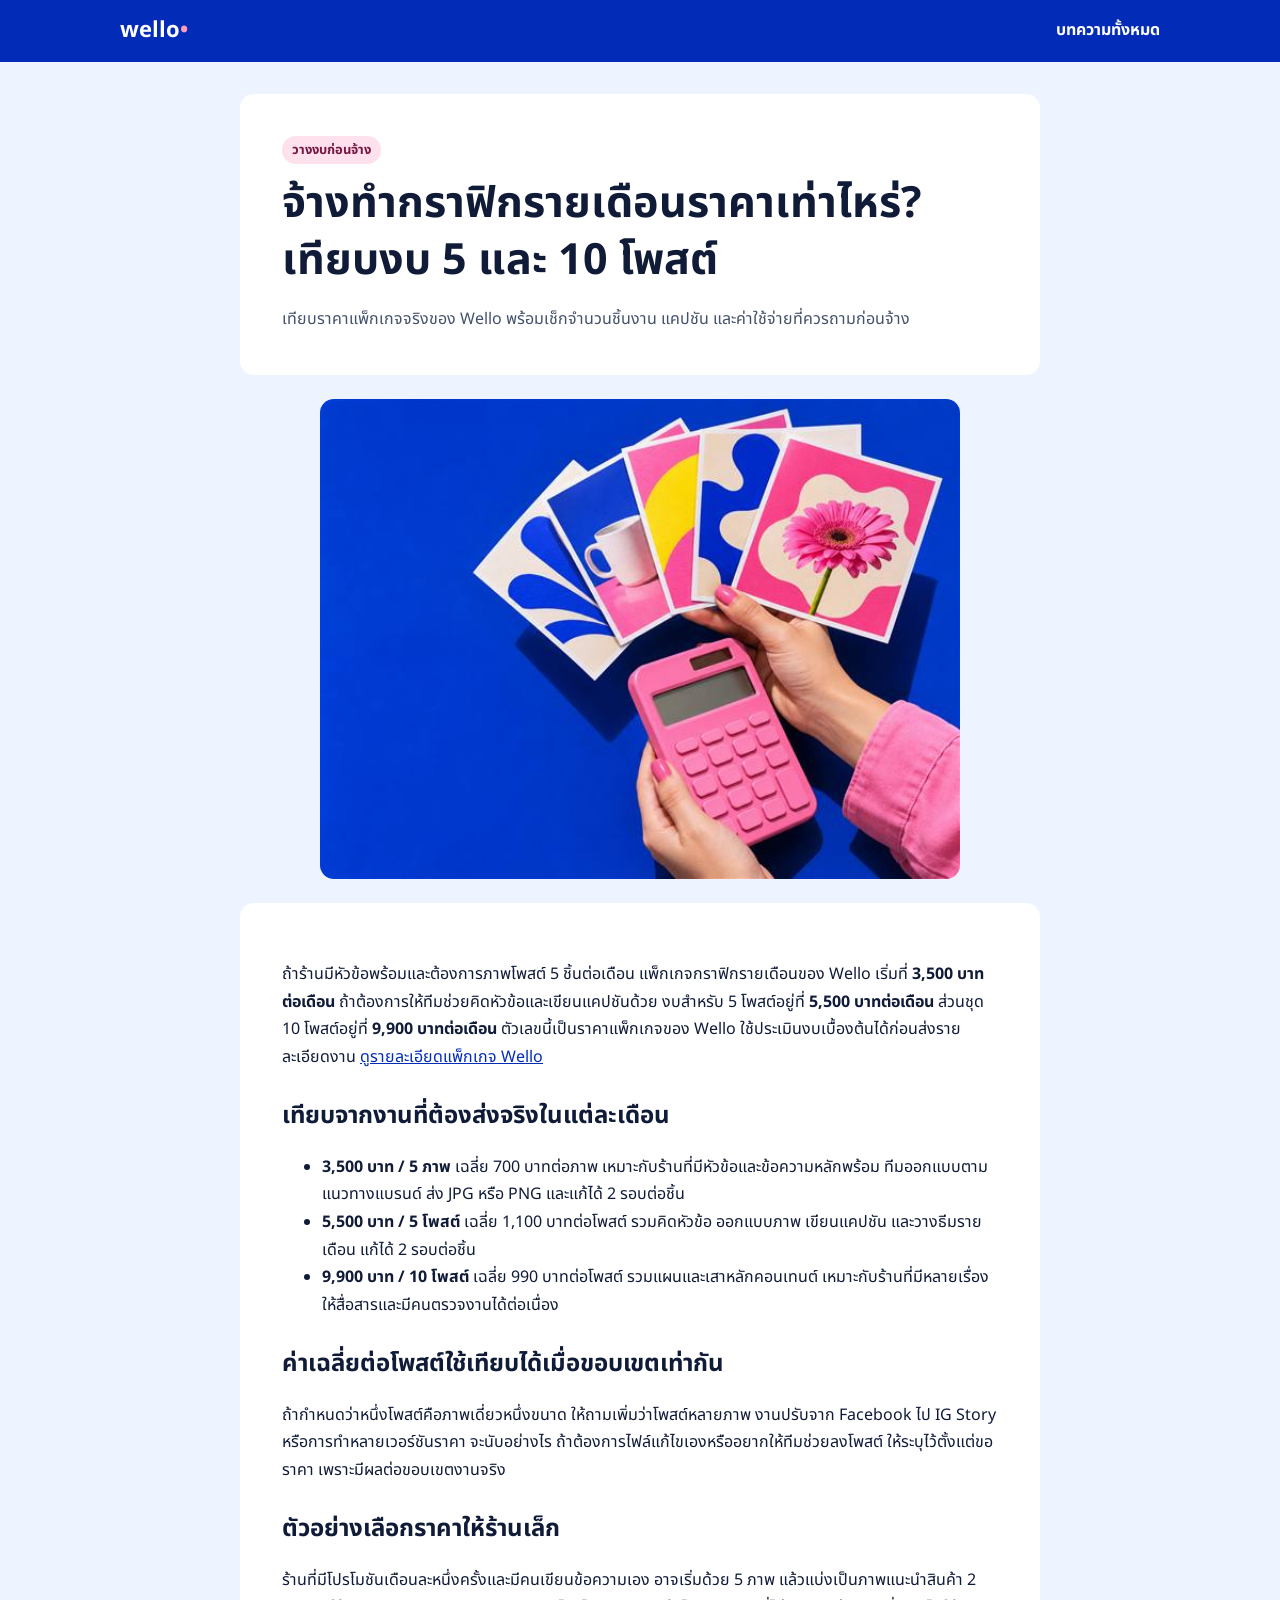
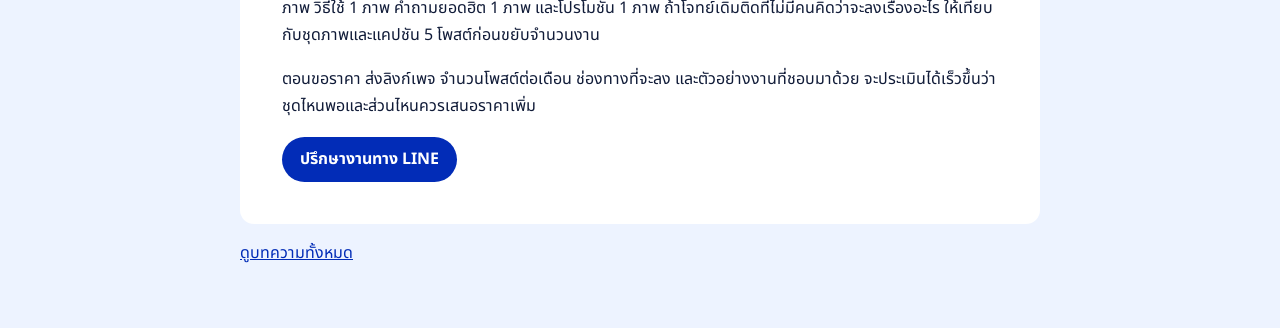
<file: blog/graphic-design-monthly.html>
<!doctype html>
<html lang="th"><head><meta charset="utf-8"><meta name="viewport" content="width=device-width,initial-scale=1">
<link rel="canonical" href="https://wellodocs.com/blog/graphic-design-monthly.html"><title>จ้างทำกราฟิกรายเดือนราคาเท่าไหร่? เทียบงบ 5 และ 10 โพสต์ | Wello</title>
<meta name="description" content="เทียบราคาแพ็กเกจจริงของ Wello พร้อมเช็กจำนวนชิ้นงาน แคปชัน และค่าใช้จ่ายที่ควรถามก่อนจ้าง"><link rel="stylesheet" href="wello-articles.css"></head>
<body><!-- Embedded Noto Sans Thai font license
Copyright 2022 The Noto Project Authors (https://github.com/notofonts/thai)

This Font Software is licensed under the SIL Open Font License, Version 1.1.
This license is copied below, and is also available with a FAQ at:
https://scripts.sil.org/OFL


-----------------------------------------------------------
SIL OPEN FONT LICENSE Version 1.1 - 26 February 2007
-----------------------------------------------------------

PREAMBLE
The goals of the Open Font License (OFL) are to stimulate worldwide
development of collaborative font projects, to support the font creation
efforts of academic and linguistic communities, and to provide a free and
open framework in which fonts may be shared and improved in partnership
with others.

The OFL allows the licensed fonts to be used, studied, modified and
redistributed freely as long as they are not sold by themselves. The
fonts, including any derivative works, can be bundled, embedded, 
redistributed and/or sold with any software provided that any reserved
names are not used by derivative works. The fonts and derivatives,
however, cannot be released under any other type of license. The
requirement for fonts to remain under this license does not apply
to any document created using the fonts or their derivatives.

DEFINITIONS
"Font Software" refers to the set of files released by the Copyright
Holder(s) under this license and clearly marked as such. This may
include source files, build scripts and documentation.

"Reserved Font Name" refers to any names specified as such after the
copyright statement(s).

"Original Version" refers to the collection of Font Software components as
distributed by the Copyright Holder(s).

"Modified Version" refers to any derivative made by adding to, deleting,
or substituting -- in part or in whole -- any of the components of the
Original Version, by changing formats or by porting the Font Software to a
new environment.

"Author" refers to any designer, engineer, programmer, technical
writer or other person who contributed to the Font Software.

PERMISSION & CONDITIONS
Permission is hereby granted, free of charge, to any person obtaining
a copy of the Font Software, to use, study, copy, merge, embed, modify,
redistribute, and sell modified and unmodified copies of the Font
Software, subject to the following conditions:

1) Neither the Font Software nor any of its individual components,
in Original or Modified Versions, may be sold by itself.

2) Original or Modified Versions of the Font Software may be bundled,
redistributed and/or sold with any software, provided that each copy
contains the above copyright notice and this license. These can be
included either as stand-alone text files, human-readable headers or
in the appropriate machine-readable metadata fields within text or
binary files as long as those fields can be easily viewed by the user.

3) No Modified Version of the Font Software may use the Reserved Font
Name(s) unless explicit written permission is granted by the corresponding
Copyright Holder. This restriction only applies to the primary font name as
presented to the users.

4) The name(s) of the Copyright Holder(s) or the Author(s) of the Font
Software shall not be used to promote, endorse or advertise any
Modified Version, except to acknowledge the contribution(s) of the
Copyright Holder(s) and the Author(s) or with their explicit written
permission.

5) The Font Software, modified or unmodified, in part or in whole,
must be distributed entirely under this license, and must not be
distributed under any other license. The requirement for fonts to
remain under this license does not apply to any document created
using the Font Software.

TERMINATION
This license becomes null and void if any of the above conditions are
not met.

DISCLAIMER
THE FONT SOFTWARE IS PROVIDED "AS IS", WITHOUT WARRANTY OF ANY KIND,
EXPRESS OR IMPLIED, INCLUDING BUT NOT LIMITED TO ANY WARRANTIES OF
MERCHANTABILITY, FITNESS FOR A PARTICULAR PURPOSE AND NONINFRINGEMENT
OF COPYRIGHT, PATENT, TRADEMARK, OR OTHER RIGHT. IN NO EVENT SHALL THE
COPYRIGHT HOLDER BE LIABLE FOR ANY CLAIM, DAMAGES OR OTHER LIABILITY,
INCLUDING ANY GENERAL, SPECIAL, INDIRECT, INCIDENTAL, OR CONSEQUENTIAL
DAMAGES, WHETHER IN AN ACTION OF CONTRACT, TORT OR OTHERWISE, ARISING
FROM, OUT OF THE USE OR INABILITY TO USE THE FONT SOFTWARE OR FROM
OTHER DEALINGS IN THE FONT SOFTWARE.

--><header class="bar"><div><a class="brand" href="../index.html">wello<span>•</span></a><a href="index.html">บทความทั้งหมด</a></div></header>
<main class="wrap">
<article class="story"><header><span class="wello-editorial-tag">วางงบก่อนจ้าง</span><h1>จ้างทำกราฟิกรายเดือนราคาเท่าไหร่? เทียบงบ 5 และ 10 โพสต์</h1><p>เทียบราคาแพ็กเกจจริงของ Wello พร้อมเช็กจำนวนชิ้นงาน แคปชัน และค่าใช้จ่ายที่ควรถามก่อนจ้าง</p></header>
<img class="story-cover" src="[data-uri]" width="600" height="450" alt="ชุดภาพกราฟิกโซเชียลและเครื่องคิดเลขสีชมพูบนพื้นน้ำเงิน"><div class="story-body">

<p>ถ้าร้านมีหัวข้อพร้อมและต้องการภาพโพสต์ 5 ชิ้นต่อเดือน แพ็กเกจกราฟิกรายเดือนของ Wello เริ่มที่ <strong>3,500 บาทต่อเดือน</strong> ถ้าต้องการให้ทีมช่วยคิดหัวข้อและเขียนแคปชันด้วย งบสำหรับ 5 โพสต์อยู่ที่ <strong>5,500 บาทต่อเดือน</strong> ส่วนชุด 10 โพสต์อยู่ที่ <strong>9,900 บาทต่อเดือน</strong> ตัวเลขนี้เป็นราคาแพ็กเกจของ Wello ใช้ประเมินงบเบื้องต้นได้ก่อนส่งรายละเอียดงาน <a href="https://wellodocs.com/#monthly-services">ดูรายละเอียดแพ็กเกจ Wello</a></p>
<h2>เทียบจากงานที่ต้องส่งจริงในแต่ละเดือน</h2><ul><li><strong>3,500 บาท / 5 ภาพ</strong> เฉลี่ย 700 บาทต่อภาพ เหมาะกับร้านที่มีหัวข้อและข้อความหลักพร้อม ทีมออกแบบตามแนวทางแบรนด์ ส่ง JPG หรือ PNG และแก้ได้ 2 รอบต่อชิ้น</li><li><strong>5,500 บาท / 5 โพสต์</strong> เฉลี่ย 1,100 บาทต่อโพสต์ รวมคิดหัวข้อ ออกแบบภาพ เขียนแคปชัน และวางธีมรายเดือน แก้ได้ 2 รอบต่อชิ้น</li><li><strong>9,900 บาท / 10 โพสต์</strong> เฉลี่ย 990 บาทต่อโพสต์ รวมแผนและเสาหลักคอนเทนต์ เหมาะกับร้านที่มีหลายเรื่องให้สื่อสารและมีคนตรวจงานได้ต่อเนื่อง</li></ul>
<h2>ค่าเฉลี่ยต่อโพสต์ใช้เทียบได้เมื่อขอบเขตเท่ากัน</h2><p>ถ้ากำหนดว่าหนึ่งโพสต์คือภาพเดี่ยวหนึ่งขนาด ให้ถามเพิ่มว่าโพสต์หลายภาพ งานปรับจาก Facebook ไป IG Story หรือการทำหลายเวอร์ชันราคา จะนับอย่างไร ถ้าต้องการไฟล์แก้ไขเองหรืออยากให้ทีมช่วยลงโพสต์ ให้ระบุไว้ตั้งแต่ขอราคา เพราะมีผลต่อขอบเขตงานจริง</p>
<h2>ตัวอย่างเลือกราคาให้ร้านเล็ก</h2><p>ร้านที่มีโปรโมชันเดือนละหนึ่งครั้งและมีคนเขียนข้อความเอง อาจเริ่มด้วย 5 ภาพ แล้วแบ่งเป็นภาพแนะนำสินค้า 2 ภาพ วิธีใช้ 1 ภาพ คำถามยอดฮิต 1 ภาพ และโปรโมชัน 1 ภาพ ถ้าโจทย์เดิมติดที่ไม่มีคนคิดว่าจะลงเรื่องอะไร ให้เทียบกับชุดภาพและแคปชัน 5 โพสต์ก่อนขยับจำนวนงาน</p>
<p>ตอนขอราคา ส่งลิงก์เพจ จำนวนโพสต์ต่อเดือน ช่องทางที่จะลง และตัวอย่างงานที่ชอบมาด้วย จะประเมินได้เร็วขึ้นว่าชุดไหนพอและส่วนไหนควรเสนอราคาเพิ่ม</p>
<a class="wello-editorial-contact" href="https://lin.ee/o5zQWMJ" target="_blank" rel="noopener">ปรึกษางานทาง LINE</a>
</div>
<a class="back" href="index.html">ดูบทความทั้งหมด</a></article></main></body></html>
</file>
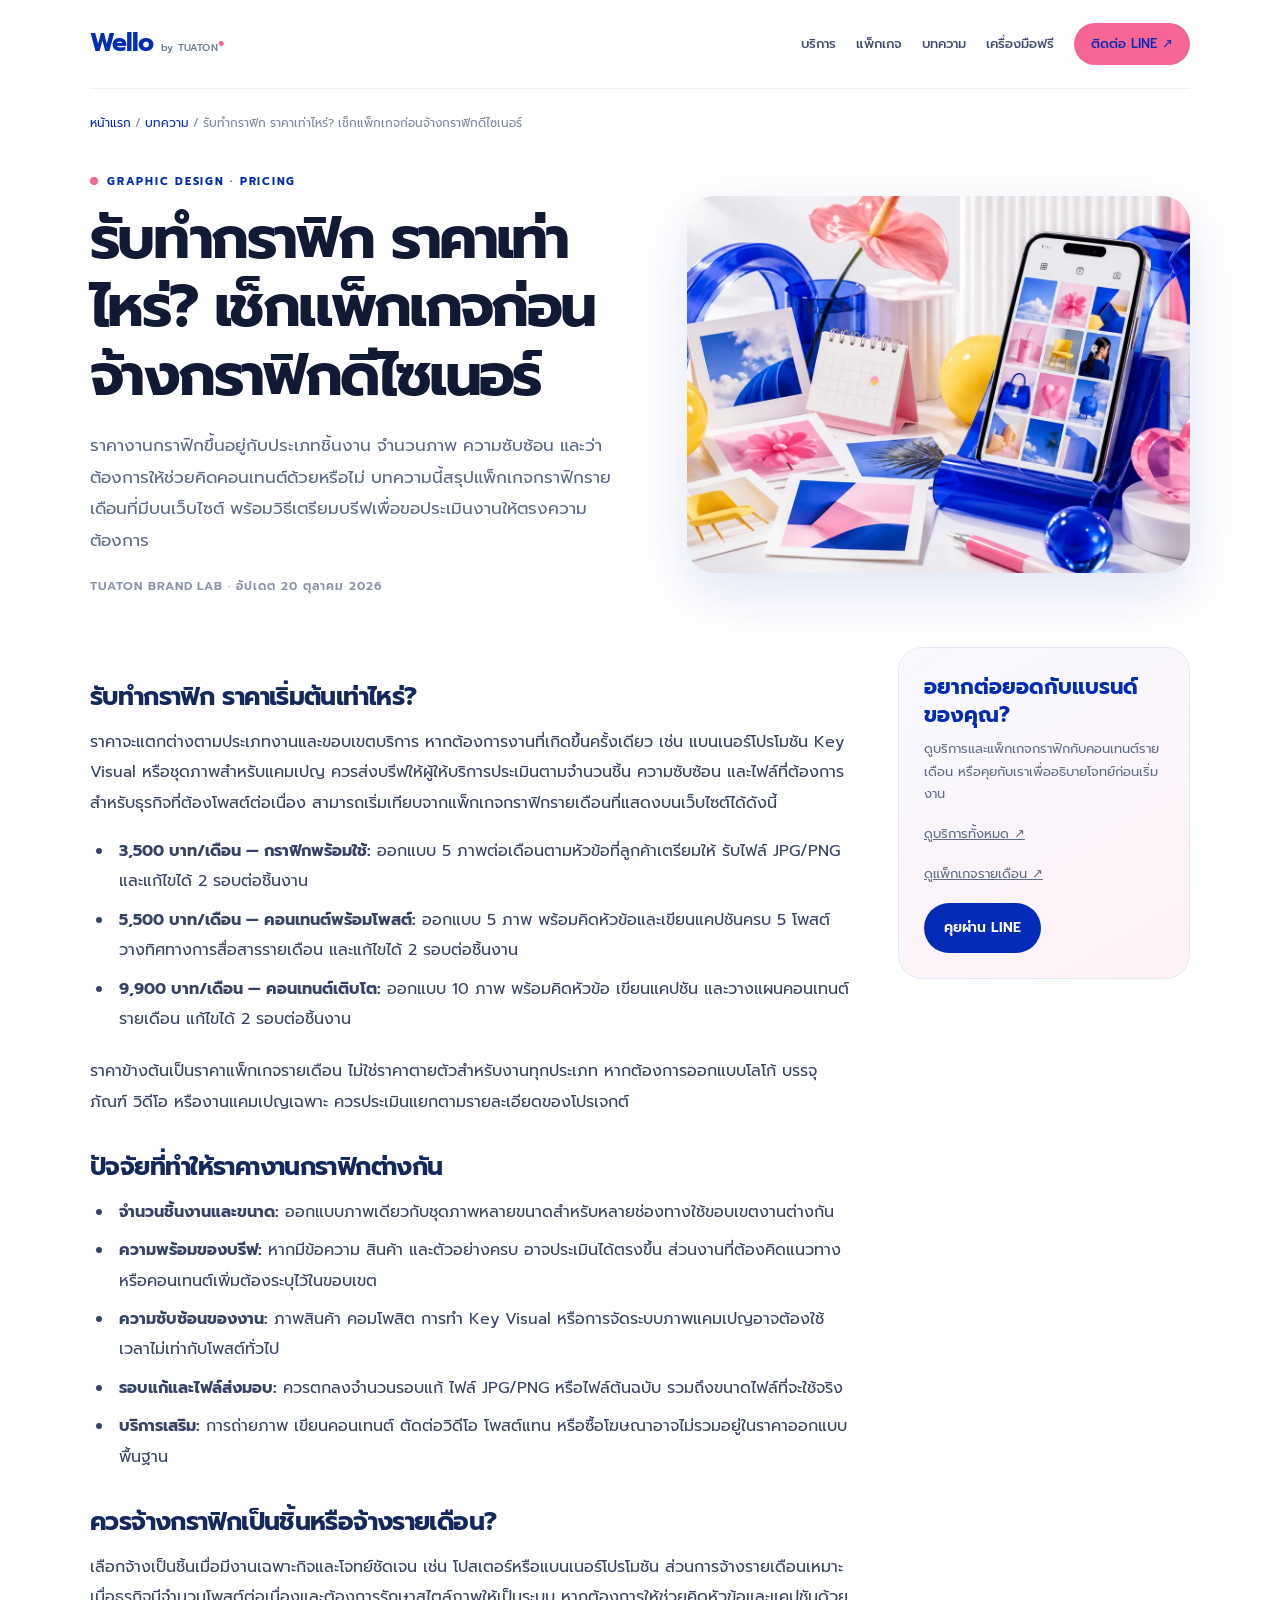
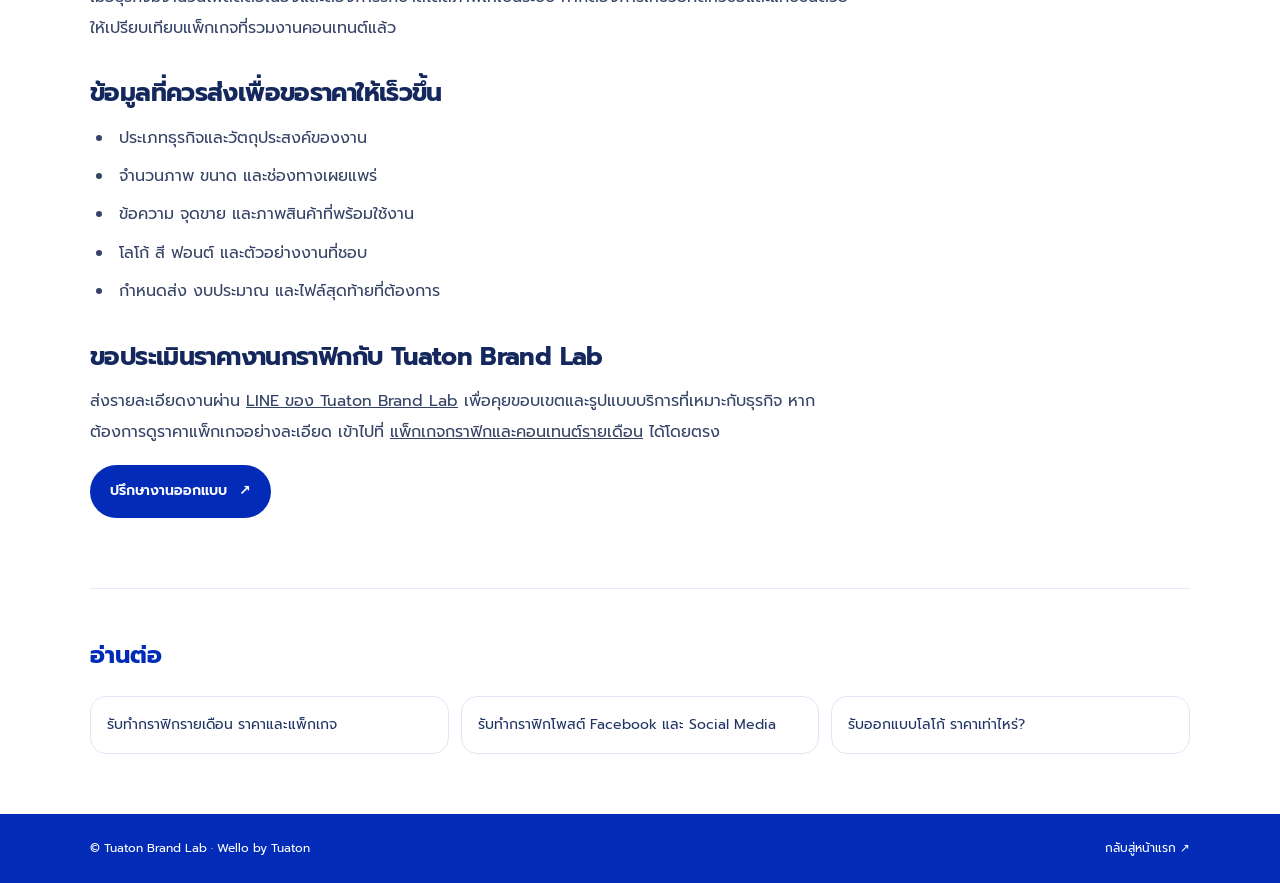
<file: blog/graphic-design-pricing.html>
<!doctype html>
<html lang="th">
<head>
<meta charset="utf-8"><meta name="viewport" content="width=device-width,initial-scale=1,viewport-fit=cover">
<title>รับทำกราฟิก ราคาเท่าไหร่? เช็กแพ็กเกจก่อนจ้างกราฟิกดีไซเนอร์ | Tuaton Brand Lab</title><meta name="description" content="กำลังหาคนรับทำกราฟิก? ดูราคาแพ็กเกจกราฟิกรายเดือน 3,500–9,900 บาท ปัจจัยที่กำหนดราคางานออกแบบ และข้อมูลที่ควรส่งเพื่อประเมินราคา">
<meta name="robots" content="index,follow,max-image-preview:large">
<link rel="canonical" href="https://wellodocs.com/blog/graphic-design-pricing.html">
<meta name="theme-color" content="#022CB7">
<meta property="og:type" content="article"><meta property="og:locale" content="th_TH"><meta property="og:site_name" content="Tuaton Brand Lab | Wello by Tuaton"><meta property="og:title" content="รับทำกราฟิก ราคาเท่าไหร่? เช็กแพ็กเกจก่อนจ้างกราฟิกดีไซเนอร์ | Tuaton Brand Lab"><meta property="og:description" content="กำลังหาคนรับทำกราฟิก? ดูราคาแพ็กเกจกราฟิกรายเดือน 3,500–9,900 บาท ปัจจัยที่กำหนดราคางานออกแบบ และข้อมูลที่ควรส่งเพื่อประเมินราคา"><meta property="og:url" content="https://wellodocs.com/blog/graphic-design-pricing.html"><meta property="og:image" content="https://wellodocs.com/images/services/monthly-creative.webp"><meta property="og:image:alt" content="ตัวอย่างกราฟิกสำหรับโซเชียลมีเดียและแพ็กเกจรับทำกราฟิกสำหรับธุรกิจ">
<meta name="twitter:card" content="summary_large_image"><meta name="twitter:title" content="รับทำกราฟิก ราคาเท่าไหร่? เช็กแพ็กเกจก่อนจ้างกราฟิกดีไซเนอร์ | Tuaton Brand Lab"><meta name="twitter:description" content="กำลังหาคนรับทำกราฟิก? ดูราคาแพ็กเกจกราฟิกรายเดือน 3,500–9,900 บาท ปัจจัยที่กำหนดราคางานออกแบบ และข้อมูลที่ควรส่งเพื่อประเมินราคา"><meta name="twitter:image" content="https://wellodocs.com/images/services/monthly-creative.webp">
<script type="application/ld+json">{
  "@context": "https://schema.org",
  "@type": "BlogPosting",
  "headline": "รับทำกราฟิก ราคาเท่าไหร่? เช็กแพ็กเกจก่อนจ้างกราฟิกดีไซเนอร์",
  "description": "กำลังหาคนรับทำกราฟิก? ดูราคาแพ็กเกจกราฟิกรายเดือน 3,500–9,900 บาท ปัจจัยที่กำหนดราคางานออกแบบ และข้อมูลที่ควรส่งเพื่อประเมินราคา",
  "image": [
    "https://wellodocs.com/images/services/monthly-creative.webp"
  ],
  "author": {
    "@type": "Organization",
    "name": "Tuaton Brand Lab",
    "url": "https://wellodocs.com/"
  },
  "publisher": {
    "@type": "Organization",
    "name": "Tuaton Brand Lab",
    "url": "https://wellodocs.com/"
  },
  "datePublished": "2026-10-20",
  "dateModified": "2026-10-20",
  "mainEntityOfPage": {
    "@type": "WebPage",
    "@id": "https://wellodocs.com/blog/graphic-design-pricing.html"
  },
  "inLanguage": "th-TH",
  "articleSection": "GRAPHIC DESIGN · PRICING"
}</script>
<link rel="preconnect" href="https://fonts.googleapis.com"><link rel="preconnect" href="https://fonts.gstatic.com" crossorigin><link href="https://fonts.googleapis.com/css2?family=Prompt:wght@400;500;600;700&display=swap" rel="stylesheet">
<style>
:root{--blue:#022CB7;--pink:#F76595;--yellow:#FAD46C;--ink:#111A35;--muted:#647291;--line:#E0E7F7;--pale:#F5F8FF}
*{box-sizing:border-box}html{scroll-behavior:smooth}body{margin:0;color:var(--ink);font-family:'Prompt',system-ui,sans-serif;background:#fff;line-height:1.75}a{color:inherit}.container{width:min(1100px,calc(100% - 40px));margin-inline:auto}
.site-nav{display:flex;align-items:center;justify-content:space-between;gap:24px;padding:22px 0;border-bottom:1px solid #edf0f8}.brand{font-weight:700;color:var(--blue);font-size:25px;text-decoration:none;letter-spacing:-.04em}.brand small{font-size:10px;letter-spacing:.02em;color:#687796;font-weight:500}.nav-links{display:flex;gap:20px;align-items:center;font-size:13px;font-weight:500}.nav-links a{text-decoration:none;color:#3e4c70}.nav-cta{background:var(--pink);color:var(--blue)!important;padding:10px 17px;border-radius:999px}
.breadcrumbs{padding:24px 0 0;font-size:12px;color:#7B87A2}.breadcrumbs a{color:var(--blue);text-decoration:none}.article-hero{display:grid;grid-template-columns:1.05fr .95fr;gap:42px;align-items:center;padding:38px 0 50px}.eyebrow{font-size:11px;font-weight:700;letter-spacing:.16em;color:var(--blue)}.eyebrow:before{content:'';display:inline-block;width:8px;height:8px;background:var(--pink);border-radius:50%;margin-right:9px}h1{font-size:clamp(34px,4.7vw,58px);line-height:1.18;letter-spacing:-.045em;margin:14px 0 20px}.lead{font-size:17px;line-height:1.85;color:#59698B;margin:0 0 20px}.article-cover{border-radius:28px;overflow:hidden;background:#eef3ff;aspect-ratio:4/3;box-shadow:0 20px 55px rgba(2,44,183,.12)}.article-cover img{width:100%;height:100%;object-fit:cover;display:block}.article-meta{font-size:12px;color:#8893AA;letter-spacing:.08em;font-weight:600}
.article-layout{display:grid;grid-template-columns:minmax(0,760px) minmax(200px,1fr);gap:48px;padding:0 0 70px;align-items:start}.article-body{font-size:16px;line-height:1.9;color:#354366}.article-body h2{font-size:25px;line-height:1.35;color:#14285D;margin:34px 0 12px;letter-spacing:-.025em}.article-body p{margin:0 0 18px}.article-body ul{padding-left:24px;margin:0 0 22px}.article-body li{padding-left:5px;margin:8px 0}.side-card{position:sticky;top:24px;padding:25px;border:1px solid var(--line);border-radius:24px;background:linear-gradient(150deg,#f7f9ff,#fff1f6)}.side-card h2{font-size:21px;line-height:1.35;margin:0 0 8px;color:var(--blue)}.side-card p{font-size:13px;color:#5e6d8c;margin:0 0 17px}.btn{display:inline-flex;align-items:center;justify-content:center;gap:12px;text-decoration:none;border-radius:999px;padding:13px 20px;font-weight:600;font-size:14px;background:var(--blue);color:#fff;transition:transform .2s,box-shadow .2s}.btn:hover{transform:translateY(-2px);box-shadow:0 12px 24px rgba(2,44,183,.2)}.related{border-top:1px solid #e5eafa;padding:25px 0 60px}.related h2{color:var(--blue);font-size:24px}.related-links{display:grid;grid-template-columns:repeat(3,minmax(0,1fr));gap:12px}.related-links a{padding:16px;border:1px solid var(--line);border-radius:16px;text-decoration:none;font-size:14px;color:#203565;background:#fff}
footer{background:#022CB7;color:#fff;padding:24px 0;font-size:12px}footer .footer-inner{display:flex;justify-content:space-between;gap:16px;align-items:center}footer a{color:#fff;text-decoration:none}
@media(max-width:800px){.site-nav{align-items:flex-start;flex-direction:column;gap:12px}.nav-links{flex-wrap:wrap;gap:13px}.article-hero{grid-template-columns:1fr;gap:22px;padding-top:24px}.article-cover{max-height:350px}.article-layout{grid-template-columns:1fr;gap:24px}.side-card{position:static}.related-links{grid-template-columns:1fr}h1{font-size:clamp(32px,9vw,46px)}}
@media(prefers-reduced-motion:reduce){html{scroll-behavior:auto}.btn{transition:none}.btn:hover{transform:none}}
</style>
</head>
<body>
<header class="container site-nav"><a class="brand" href="../index.html">Wello <small>by TUATON</small><span style="color:#F76595">•</span></a><nav class="nav-links" aria-label="เมนูหลัก"><a href="../index.html#graphic-services">บริการ</a><a href="../index.html#monthly-services">แพ็กเกจ</a><a href="index.html">บทความ</a><a href="../tools/index.html">เครื่องมือฟรี</a><a class="nav-cta" href="https://lin.ee/o5zQWMJ" target="_blank" rel="noopener noreferrer">ติดต่อ LINE ↗</a></nav></header>
<main class="container">
<nav class="breadcrumbs" aria-label="Breadcrumb"><a href="../index.html">หน้าแรก</a> / <a href="index.html">บทความ</a> / <span>รับทำกราฟิก ราคาเท่าไหร่? เช็กแพ็กเกจก่อนจ้างกราฟิกดีไซเนอร์</span></nav>
<header class="article-hero"><div><div class="eyebrow">GRAPHIC DESIGN · PRICING</div><h1>รับทำกราฟิก ราคาเท่าไหร่? เช็กแพ็กเกจก่อนจ้างกราฟิกดีไซเนอร์</h1><p class="lead">ราคางานกราฟิกขึ้นอยู่กับประเภทชิ้นงาน จำนวนภาพ ความซับซ้อน และว่าต้องการให้ช่วยคิดคอนเทนต์ด้วยหรือไม่ บทความนี้สรุปแพ็กเกจกราฟิกรายเดือนที่มีบนเว็บไซต์ พร้อมวิธีเตรียมบรีฟเพื่อขอประเมินงานให้ตรงความต้องการ</p><div class="article-meta">TUATON BRAND LAB · อัปเดต 20 ตุลาคม 2026</div></div><div class="article-cover"><img src="../images/services/monthly-creative.webp" alt="ตัวอย่างกราฟิกสำหรับโซเชียลมีเดียและแพ็กเกจรับทำกราฟิกสำหรับธุรกิจ" width="1200" height="900" fetchpriority="high"></div></header>
<div class="article-layout"><article class="article-body"><h2>รับทำกราฟิก ราคาเริ่มต้นเท่าไหร่?</h2>
<p>ราคาจะแตกต่างตามประเภทงานและขอบเขตบริการ หากต้องการงานที่เกิดขึ้นครั้งเดียว เช่น แบนเนอร์โปรโมชัน Key Visual หรือชุดภาพสำหรับแคมเปญ ควรส่งบรีฟให้ผู้ให้บริการประเมินตามจำนวนชิ้น ความซับซ้อน และไฟล์ที่ต้องการ สำหรับธุรกิจที่ต้องโพสต์ต่อเนื่อง สามารถเริ่มเทียบจากแพ็กเกจกราฟิกรายเดือนที่แสดงบนเว็บไซต์ได้ดังนี้</p>
<ul>
<li><strong>3,500 บาท/เดือน — กราฟิกพร้อมใช้:</strong> ออกแบบ 5 ภาพต่อเดือนตามหัวข้อที่ลูกค้าเตรียมให้ รับไฟล์ JPG/PNG และแก้ไขได้ 2 รอบต่อชิ้นงาน</li>
<li><strong>5,500 บาท/เดือน — คอนเทนต์พร้อมโพสต์:</strong> ออกแบบ 5 ภาพ พร้อมคิดหัวข้อและเขียนแคปชันครบ 5 โพสต์ วางทิศทางการสื่อสารรายเดือน และแก้ไขได้ 2 รอบต่อชิ้นงาน</li>
<li><strong>9,900 บาท/เดือน — คอนเทนต์เติบโต:</strong> ออกแบบ 10 ภาพ พร้อมคิดหัวข้อ เขียนแคปชัน และวางแผนคอนเทนต์รายเดือน แก้ไขได้ 2 รอบต่อชิ้นงาน</li>
</ul>
<p>ราคาข้างต้นเป็นราคาแพ็กเกจรายเดือน ไม่ใช่ราคาตายตัวสำหรับงานทุกประเภท หากต้องการออกแบบโลโก้ บรรจุภัณฑ์ วิดีโอ หรืองานแคมเปญเฉพาะ ควรประเมินแยกตามรายละเอียดของโปรเจกต์</p>
<h2>ปัจจัยที่ทำให้ราคางานกราฟิกต่างกัน</h2>
<ul><li><strong>จำนวนชิ้นงานและขนาด:</strong> ออกแบบภาพเดียวกับชุดภาพหลายขนาดสำหรับหลายช่องทางใช้ขอบเขตงานต่างกัน</li><li><strong>ความพร้อมของบรีฟ:</strong> หากมีข้อความ สินค้า และตัวอย่างครบ อาจประเมินได้ตรงขึ้น ส่วนงานที่ต้องคิดแนวทางหรือคอนเทนต์เพิ่มต้องระบุไว้ในขอบเขต</li><li><strong>ความซับซ้อนของงาน:</strong> ภาพสินค้า คอมโพสิต การทำ Key Visual หรือการจัดระบบภาพแคมเปญอาจต้องใช้เวลาไม่เท่ากับโพสต์ทั่วไป</li><li><strong>รอบแก้และไฟล์ส่งมอบ:</strong> ควรตกลงจำนวนรอบแก้ ไฟล์ JPG/PNG หรือไฟล์ต้นฉบับ รวมถึงขนาดไฟล์ที่จะใช้จริง</li><li><strong>บริการเสริม:</strong> การถ่ายภาพ เขียนคอนเทนต์ ตัดต่อวิดีโอ โพสต์แทน หรือซื้อโฆษณาอาจไม่รวมอยู่ในราคาออกแบบพื้นฐาน</li></ul>
<h2>ควรจ้างกราฟิกเป็นชิ้นหรือจ้างรายเดือน?</h2>
<p>เลือกจ้างเป็นชิ้นเมื่อมีงานเฉพาะกิจและโจทย์ชัดเจน เช่น โปสเตอร์หรือแบนเนอร์โปรโมชัน ส่วนการจ้างรายเดือนเหมาะเมื่อธุรกิจมีจำนวนโพสต์ต่อเนื่องและต้องการรักษาสไตล์ภาพให้เป็นระบบ หากต้องการให้ช่วยคิดหัวข้อและแคปชันด้วย ให้เปรียบเทียบแพ็กเกจที่รวมงานคอนเทนต์แล้ว</p>
<h2>ข้อมูลที่ควรส่งเพื่อขอราคาให้เร็วขึ้น</h2>
<ul><li>ประเภทธุรกิจและวัตถุประสงค์ของงาน</li><li>จำนวนภาพ ขนาด และช่องทางเผยแพร่</li><li>ข้อความ จุดขาย และภาพสินค้าที่พร้อมใช้งาน</li><li>โลโก้ สี ฟอนต์ และตัวอย่างงานที่ชอบ</li><li>กำหนดส่ง งบประมาณ และไฟล์สุดท้ายที่ต้องการ</li></ul>
<h2>ขอประเมินราคางานกราฟิกกับ Tuaton Brand Lab</h2>
<p>ส่งรายละเอียดงานผ่าน <a href="https://lin.ee/o5zQWMJ" target="_blank" rel="noopener noreferrer">LINE ของ Tuaton Brand Lab</a> เพื่อคุยขอบเขตและรูปแบบบริการที่เหมาะกับธุรกิจ หากต้องการดูราคาแพ็กเกจอย่างละเอียด เข้าไปที่ <a href="../index.html#monthly-services">แพ็กเกจกราฟิกและคอนเทนต์รายเดือน</a> ได้โดยตรง</p><a class="btn" href="https://lin.ee/o5zQWMJ" target="_blank" rel="noopener noreferrer">ปรึกษางานออกแบบ <span aria-hidden="true">↗</span></a></article><aside class="side-card"><h2>อยากต่อยอดกับแบรนด์ของคุณ?</h2><p>ดูบริการและแพ็กเกจกราฟิกกับคอนเทนต์รายเดือน หรือคุยกับเราเพื่ออธิบายโจทย์ก่อนเริ่มงาน</p><p><a href="../index.html#graphic-services">ดูบริการทั้งหมด ↗</a></p><p><a href="../index.html#monthly-services">ดูแพ็กเกจรายเดือน ↗</a></p><a class="btn" href="https://lin.ee/o5zQWMJ" target="_blank" rel="noopener noreferrer">คุยผ่าน LINE</a></aside></div>
<section class="related"><h2>อ่านต่อ</h2><div class="related-links"><a href="graphic-design-monthly.html">รับทำกราฟิกรายเดือน ราคาและแพ็กเกจ</a><a href="social-media-graphic-design.html">รับทำกราฟิกโพสต์ Facebook และ Social Media</a><a href="logo-design-checklist.html">รับออกแบบโลโก้ ราคาเท่าไหร่?</a></div></section>
</main><footer><div class="container footer-inner"><span>© Tuaton Brand Lab · Wello by Tuaton</span><a href="../index.html">กลับสู่หน้าแรก ↗</a></div></footer>
</body></html>
</file>
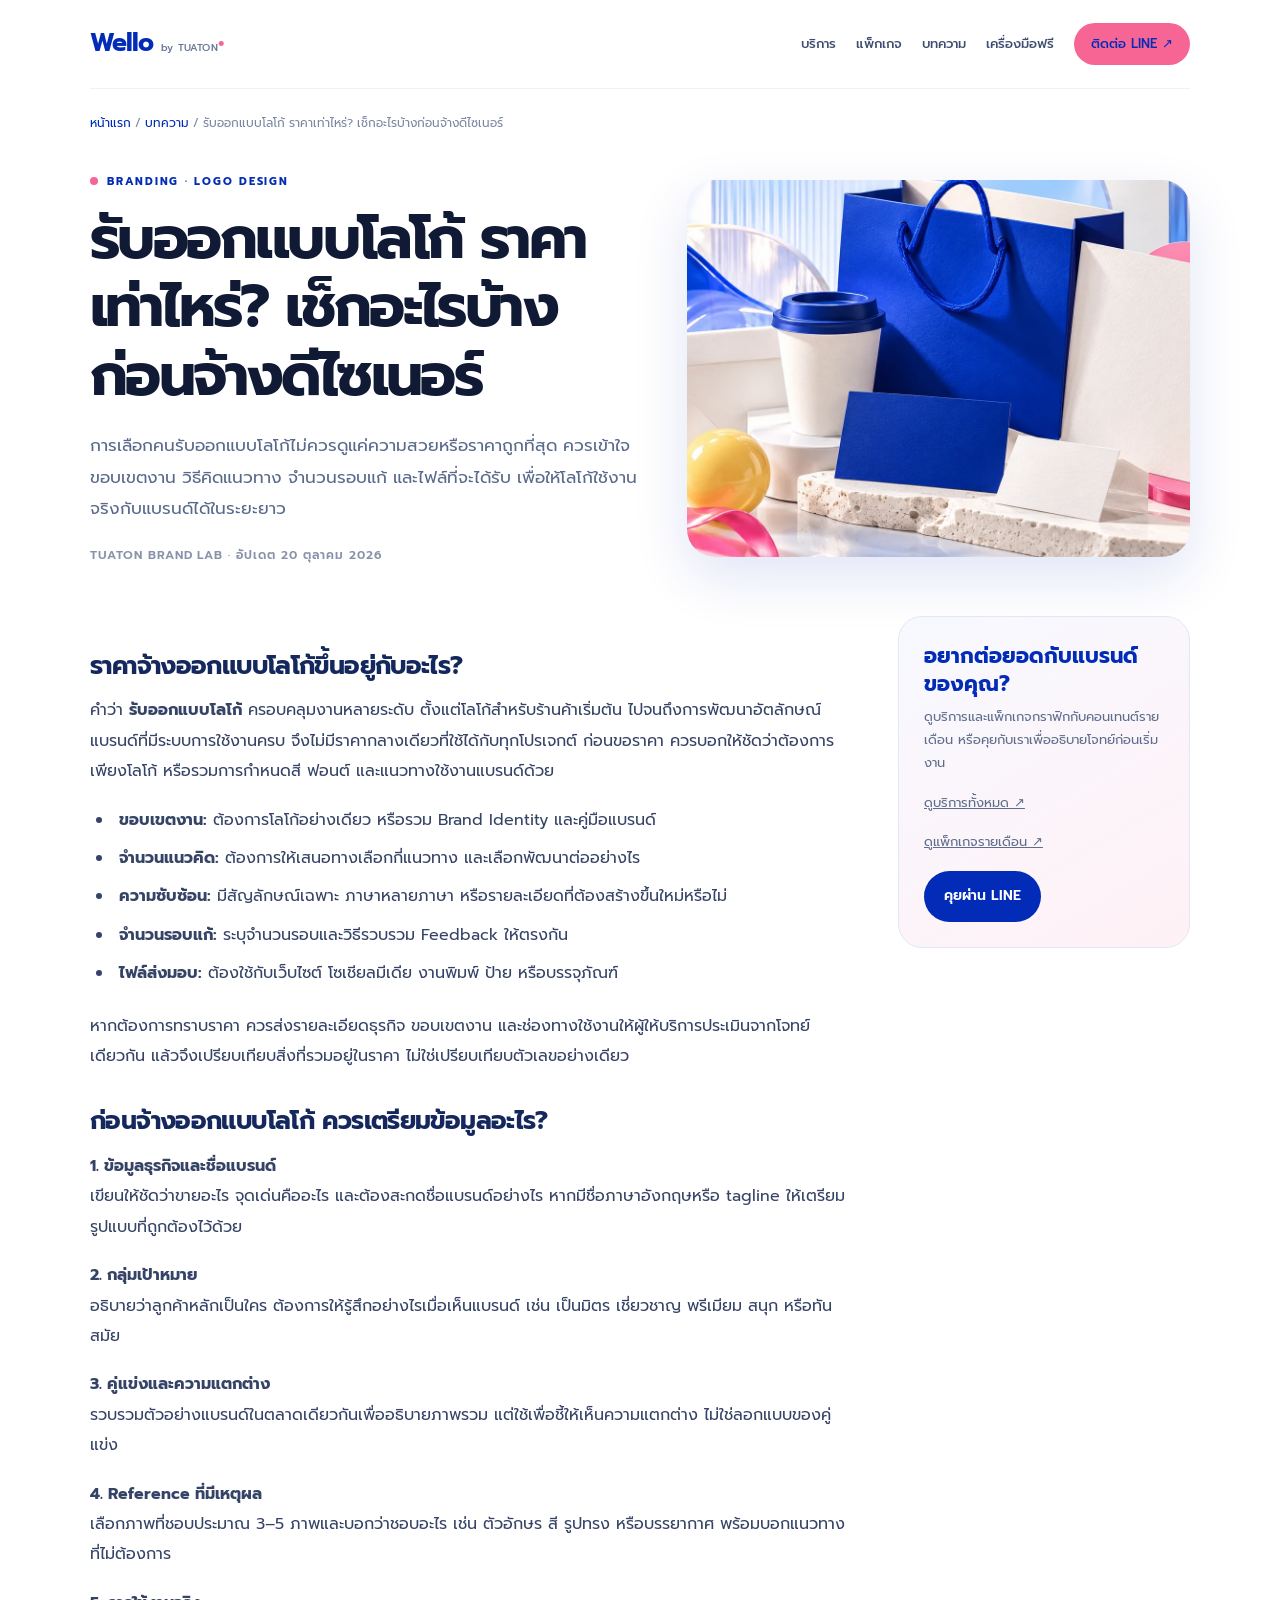
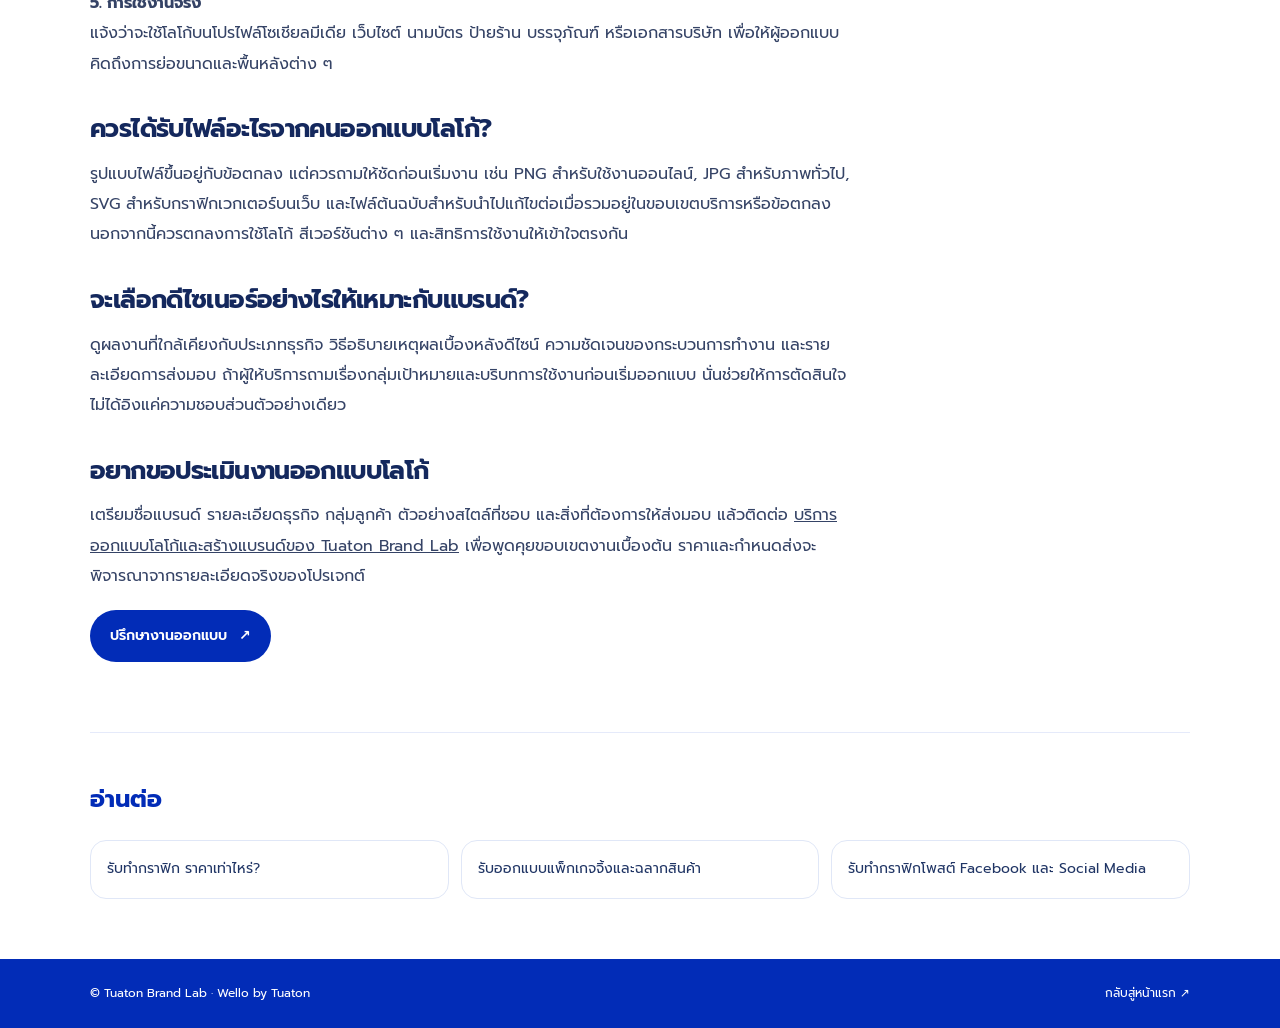
<file: blog/logo-design-checklist.html>
<!doctype html>
<html lang="th">
<head>
<meta charset="utf-8"><meta name="viewport" content="width=device-width,initial-scale=1,viewport-fit=cover">
<title>รับออกแบบโลโก้ ราคาเท่าไหร่? เช็กก่อนจ้างดีไซเนอร์ | Tuaton Brand Lab</title><meta name="description" content="กำลังหาออกแบบโลโก้ให้ธุรกิจ? เช็กปัจจัยที่มีผลต่อราคา ไฟล์ที่ควรได้รับ จำนวนรอบแก้ และข้อมูลที่ควรเตรียมก่อนจ้างดีไซเนอร์">
<meta name="robots" content="index,follow,max-image-preview:large">
<link rel="canonical" href="https://wellodocs.com/blog/logo-design-checklist.html">
<meta name="theme-color" content="#022CB7">
<meta property="og:type" content="article"><meta property="og:locale" content="th_TH"><meta property="og:site_name" content="Tuaton Brand Lab | Wello by Tuaton"><meta property="og:title" content="รับออกแบบโลโก้ ราคาเท่าไหร่? เช็กก่อนจ้างดีไซเนอร์ | Tuaton Brand Lab"><meta property="og:description" content="กำลังหาออกแบบโลโก้ให้ธุรกิจ? เช็กปัจจัยที่มีผลต่อราคา ไฟล์ที่ควรได้รับ จำนวนรอบแก้ และข้อมูลที่ควรเตรียมก่อนจ้างดีไซเนอร์"><meta property="og:url" content="https://wellodocs.com/blog/logo-design-checklist.html"><meta property="og:image" content="https://wellodocs.com/images/services/brand-identity.webp"><meta property="og:image:alt" content="ตัวอย่างงานออกแบบโลโก้และอัตลักษณ์แบรนด์สำหรับธุรกิจ">
<meta name="twitter:card" content="summary_large_image"><meta name="twitter:title" content="รับออกแบบโลโก้ ราคาเท่าไหร่? เช็กก่อนจ้างดีไซเนอร์ | Tuaton Brand Lab"><meta name="twitter:description" content="กำลังหาออกแบบโลโก้ให้ธุรกิจ? เช็กปัจจัยที่มีผลต่อราคา ไฟล์ที่ควรได้รับ จำนวนรอบแก้ และข้อมูลที่ควรเตรียมก่อนจ้างดีไซเนอร์"><meta name="twitter:image" content="https://wellodocs.com/images/services/brand-identity.webp">
<script type="application/ld+json">{
  "@context": "https://schema.org",
  "@type": "BlogPosting",
  "headline": "รับออกแบบโลโก้ ราคาเท่าไหร่? เช็กอะไรบ้างก่อนจ้างดีไซเนอร์",
  "description": "กำลังหาออกแบบโลโก้ให้ธุรกิจ? เช็กปัจจัยที่มีผลต่อราคา ไฟล์ที่ควรได้รับ จำนวนรอบแก้ และข้อมูลที่ควรเตรียมก่อนจ้างดีไซเนอร์",
  "image": [
    "https://wellodocs.com/images/services/brand-identity.webp"
  ],
  "author": {
    "@type": "Organization",
    "name": "Tuaton Brand Lab",
    "url": "https://wellodocs.com/"
  },
  "publisher": {
    "@type": "Organization",
    "name": "Tuaton Brand Lab",
    "url": "https://wellodocs.com/"
  },
  "datePublished": "2026-10-11",
  "dateModified": "2026-10-20",
  "mainEntityOfPage": {
    "@type": "WebPage",
    "@id": "https://wellodocs.com/blog/logo-design-checklist.html"
  },
  "inLanguage": "th-TH",
  "articleSection": "BRANDING · LOGO DESIGN"
}</script>
<link rel="preconnect" href="https://fonts.googleapis.com"><link rel="preconnect" href="https://fonts.gstatic.com" crossorigin><link href="https://fonts.googleapis.com/css2?family=Prompt:wght@400;500;600;700&display=swap" rel="stylesheet">
<style>
:root{--blue:#022CB7;--pink:#F76595;--yellow:#FAD46C;--ink:#111A35;--muted:#647291;--line:#E0E7F7;--pale:#F5F8FF}
*{box-sizing:border-box}html{scroll-behavior:smooth}body{margin:0;color:var(--ink);font-family:'Prompt',system-ui,sans-serif;background:#fff;line-height:1.75}a{color:inherit}.container{width:min(1100px,calc(100% - 40px));margin-inline:auto}
.site-nav{display:flex;align-items:center;justify-content:space-between;gap:24px;padding:22px 0;border-bottom:1px solid #edf0f8}.brand{font-weight:700;color:var(--blue);font-size:25px;text-decoration:none;letter-spacing:-.04em}.brand small{font-size:10px;letter-spacing:.02em;color:#687796;font-weight:500}.nav-links{display:flex;gap:20px;align-items:center;font-size:13px;font-weight:500}.nav-links a{text-decoration:none;color:#3e4c70}.nav-cta{background:var(--pink);color:var(--blue)!important;padding:10px 17px;border-radius:999px}
.breadcrumbs{padding:24px 0 0;font-size:12px;color:#7B87A2}.breadcrumbs a{color:var(--blue);text-decoration:none}.article-hero{display:grid;grid-template-columns:1.05fr .95fr;gap:42px;align-items:center;padding:38px 0 50px}.eyebrow{font-size:11px;font-weight:700;letter-spacing:.16em;color:var(--blue)}.eyebrow:before{content:'';display:inline-block;width:8px;height:8px;background:var(--pink);border-radius:50%;margin-right:9px}h1{font-size:clamp(34px,4.7vw,58px);line-height:1.18;letter-spacing:-.045em;margin:14px 0 20px}.lead{font-size:17px;line-height:1.85;color:#59698B;margin:0 0 20px}.article-cover{border-radius:28px;overflow:hidden;background:#eef3ff;aspect-ratio:4/3;box-shadow:0 20px 55px rgba(2,44,183,.12)}.article-cover img{width:100%;height:100%;object-fit:cover;display:block}.article-meta{font-size:12px;color:#8893AA;letter-spacing:.08em;font-weight:600}
.article-layout{display:grid;grid-template-columns:minmax(0,760px) minmax(200px,1fr);gap:48px;padding:0 0 70px;align-items:start}.article-body{font-size:16px;line-height:1.9;color:#354366}.article-body h2{font-size:25px;line-height:1.35;color:#14285D;margin:34px 0 12px;letter-spacing:-.025em}.article-body p{margin:0 0 18px}.article-body ul{padding-left:24px;margin:0 0 22px}.article-body li{padding-left:5px;margin:8px 0}.side-card{position:sticky;top:24px;padding:25px;border:1px solid var(--line);border-radius:24px;background:linear-gradient(150deg,#f7f9ff,#fff1f6)}.side-card h2{font-size:21px;line-height:1.35;margin:0 0 8px;color:var(--blue)}.side-card p{font-size:13px;color:#5e6d8c;margin:0 0 17px}.btn{display:inline-flex;align-items:center;justify-content:center;gap:12px;text-decoration:none;border-radius:999px;padding:13px 20px;font-weight:600;font-size:14px;background:var(--blue);color:#fff;transition:transform .2s,box-shadow .2s}.btn:hover{transform:translateY(-2px);box-shadow:0 12px 24px rgba(2,44,183,.2)}.related{border-top:1px solid #e5eafa;padding:25px 0 60px}.related h2{color:var(--blue);font-size:24px}.related-links{display:grid;grid-template-columns:repeat(3,minmax(0,1fr));gap:12px}.related-links a{padding:16px;border:1px solid var(--line);border-radius:16px;text-decoration:none;font-size:14px;color:#203565;background:#fff}
footer{background:#022CB7;color:#fff;padding:24px 0;font-size:12px}footer .footer-inner{display:flex;justify-content:space-between;gap:16px;align-items:center}footer a{color:#fff;text-decoration:none}
@media(max-width:800px){.site-nav{align-items:flex-start;flex-direction:column;gap:12px}.nav-links{flex-wrap:wrap;gap:13px}.article-hero{grid-template-columns:1fr;gap:22px;padding-top:24px}.article-cover{max-height:350px}.article-layout{grid-template-columns:1fr;gap:24px}.side-card{position:static}.related-links{grid-template-columns:1fr}h1{font-size:clamp(32px,9vw,46px)}}
@media(prefers-reduced-motion:reduce){html{scroll-behavior:auto}.btn{transition:none}.btn:hover{transform:none}}
</style>
</head>
<body>
<header class="container site-nav"><a class="brand" href="../index.html">Wello <small>by TUATON</small><span style="color:#F76595">•</span></a><nav class="nav-links" aria-label="เมนูหลัก"><a href="../index.html#graphic-services">บริการ</a><a href="../index.html#monthly-services">แพ็กเกจ</a><a href="index.html">บทความ</a><a href="../tools/index.html">เครื่องมือฟรี</a><a class="nav-cta" href="https://lin.ee/o5zQWMJ" target="_blank" rel="noopener noreferrer">ติดต่อ LINE ↗</a></nav></header>
<main class="container">
<nav class="breadcrumbs" aria-label="Breadcrumb"><a href="../index.html">หน้าแรก</a> / <a href="index.html">บทความ</a> / <span>รับออกแบบโลโก้ ราคาเท่าไหร่? เช็กอะไรบ้างก่อนจ้างดีไซเนอร์</span></nav>
<header class="article-hero"><div><div class="eyebrow">BRANDING · LOGO DESIGN</div><h1>รับออกแบบโลโก้ ราคาเท่าไหร่? เช็กอะไรบ้างก่อนจ้างดีไซเนอร์</h1><p class="lead">การเลือกคนรับออกแบบโลโก้ไม่ควรดูแค่ความสวยหรือราคาถูกที่สุด ควรเข้าใจขอบเขตงาน วิธีคิดแนวทาง จำนวนรอบแก้ และไฟล์ที่จะได้รับ เพื่อให้โลโก้ใช้งานจริงกับแบรนด์ได้ในระยะยาว</p><div class="article-meta">TUATON BRAND LAB · อัปเดต 20 ตุลาคม 2026</div></div><div class="article-cover"><img src="../images/services/brand-identity.webp" alt="ตัวอย่างงานออกแบบโลโก้และอัตลักษณ์แบรนด์สำหรับธุรกิจ" width="1200" height="900" fetchpriority="high"></div></header>
<div class="article-layout"><article class="article-body"><h2>ราคาจ้างออกแบบโลโก้ขึ้นอยู่กับอะไร?</h2>
<p>คำว่า <strong>รับออกแบบโลโก้</strong> ครอบคลุมงานหลายระดับ ตั้งแต่โลโก้สำหรับร้านค้าเริ่มต้น ไปจนถึงการพัฒนาอัตลักษณ์แบรนด์ที่มีระบบการใช้งานครบ จึงไม่มีราคากลางเดียวที่ใช้ได้กับทุกโปรเจกต์ ก่อนขอราคา ควรบอกให้ชัดว่าต้องการเพียงโลโก้ หรือรวมการกำหนดสี ฟอนต์ และแนวทางใช้งานแบรนด์ด้วย</p>
<ul><li><strong>ขอบเขตงาน:</strong> ต้องการโลโก้อย่างเดียว หรือรวม Brand Identity และคู่มือแบรนด์</li><li><strong>จำนวนแนวคิด:</strong> ต้องการให้เสนอทางเลือกกี่แนวทาง และเลือกพัฒนาต่ออย่างไร</li><li><strong>ความซับซ้อน:</strong> มีสัญลักษณ์เฉพาะ ภาษาหลายภาษา หรือรายละเอียดที่ต้องสร้างขึ้นใหม่หรือไม่</li><li><strong>จำนวนรอบแก้:</strong> ระบุจำนวนรอบและวิธีรวบรวม Feedback ให้ตรงกัน</li><li><strong>ไฟล์ส่งมอบ:</strong> ต้องใช้กับเว็บไซต์ โซเชียลมีเดีย งานพิมพ์ ป้าย หรือบรรจุภัณฑ์</li></ul>
<p>หากต้องการทราบราคา ควรส่งรายละเอียดธุรกิจ ขอบเขตงาน และช่องทางใช้งานให้ผู้ให้บริการประเมินจากโจทย์เดียวกัน แล้วจึงเปรียบเทียบสิ่งที่รวมอยู่ในราคา ไม่ใช่เปรียบเทียบตัวเลขอย่างเดียว</p>
<h2>ก่อนจ้างออกแบบโลโก้ ควรเตรียมข้อมูลอะไร?</h2>
<p><strong>1. ข้อมูลธุรกิจและชื่อแบรนด์</strong><br>เขียนให้ชัดว่าขายอะไร จุดเด่นคืออะไร และต้องสะกดชื่อแบรนด์อย่างไร หากมีชื่อภาษาอังกฤษหรือ tagline ให้เตรียมรูปแบบที่ถูกต้องไว้ด้วย</p>
<p><strong>2. กลุ่มเป้าหมาย</strong><br>อธิบายว่าลูกค้าหลักเป็นใคร ต้องการให้รู้สึกอย่างไรเมื่อเห็นแบรนด์ เช่น เป็นมิตร เชี่ยวชาญ พรีเมียม สนุก หรือทันสมัย</p>
<p><strong>3. คู่แข่งและความแตกต่าง</strong><br>รวบรวมตัวอย่างแบรนด์ในตลาดเดียวกันเพื่ออธิบายภาพรวม แต่ใช้เพื่อชี้ให้เห็นความแตกต่าง ไม่ใช่ลอกแบบของคู่แข่ง</p>
<p><strong>4. Reference ที่มีเหตุผล</strong><br>เลือกภาพที่ชอบประมาณ 3–5 ภาพและบอกว่าชอบอะไร เช่น ตัวอักษร สี รูปทรง หรือบรรยากาศ พร้อมบอกแนวทางที่ไม่ต้องการ</p>
<p><strong>5. การใช้งานจริง</strong><br>แจ้งว่าจะใช้โลโก้บนโปรไฟล์โซเชียลมีเดีย เว็บไซต์ นามบัตร ป้ายร้าน บรรจุภัณฑ์ หรือเอกสารบริษัท เพื่อให้ผู้ออกแบบคิดถึงการย่อขนาดและพื้นหลังต่าง ๆ</p>
<h2>ควรได้รับไฟล์อะไรจากคนออกแบบโลโก้?</h2>
<p>รูปแบบไฟล์ขึ้นอยู่กับข้อตกลง แต่ควรถามให้ชัดก่อนเริ่มงาน เช่น PNG สำหรับใช้งานออนไลน์, JPG สำหรับภาพทั่วไป, SVG สำหรับกราฟิกเวกเตอร์บนเว็บ และไฟล์ต้นฉบับสำหรับนำไปแก้ไขต่อเมื่อรวมอยู่ในขอบเขตบริการหรือข้อตกลง นอกจากนี้ควรตกลงการใช้โลโก้ สีเวอร์ชันต่าง ๆ และสิทธิการใช้งานให้เข้าใจตรงกัน</p>
<h2>จะเลือกดีไซเนอร์อย่างไรให้เหมาะกับแบรนด์?</h2>
<p>ดูผลงานที่ใกล้เคียงกับประเภทธุรกิจ วิธีอธิบายเหตุผลเบื้องหลังดีไซน์ ความชัดเจนของกระบวนการทำงาน และรายละเอียดการส่งมอบ ถ้าผู้ให้บริการถามเรื่องกลุ่มเป้าหมายและบริบทการใช้งานก่อนเริ่มออกแบบ นั่นช่วยให้การตัดสินใจไม่ได้อิงแค่ความชอบส่วนตัวอย่างเดียว</p>
<h2>อยากขอประเมินงานออกแบบโลโก้</h2>
<p>เตรียมชื่อแบรนด์ รายละเอียดธุรกิจ กลุ่มลูกค้า ตัวอย่างสไตล์ที่ชอบ และสิ่งที่ต้องการให้ส่งมอบ แล้วติดต่อ <a href="../index.html#graphic-services">บริการออกแบบโลโก้และสร้างแบรนด์ของ Tuaton Brand Lab</a> เพื่อพูดคุยขอบเขตงานเบื้องต้น ราคาและกำหนดส่งจะพิจารณาจากรายละเอียดจริงของโปรเจกต์</p><a class="btn" href="https://lin.ee/o5zQWMJ" target="_blank" rel="noopener noreferrer">ปรึกษางานออกแบบ <span aria-hidden="true">↗</span></a></article><aside class="side-card"><h2>อยากต่อยอดกับแบรนด์ของคุณ?</h2><p>ดูบริการและแพ็กเกจกราฟิกกับคอนเทนต์รายเดือน หรือคุยกับเราเพื่ออธิบายโจทย์ก่อนเริ่มงาน</p><p><a href="../index.html#graphic-services">ดูบริการทั้งหมด ↗</a></p><p><a href="../index.html#monthly-services">ดูแพ็กเกจรายเดือน ↗</a></p><a class="btn" href="https://lin.ee/o5zQWMJ" target="_blank" rel="noopener noreferrer">คุยผ่าน LINE</a></aside></div>
<section class="related"><h2>อ่านต่อ</h2><div class="related-links"><a href="graphic-design-pricing.html">รับทำกราฟิก ราคาเท่าไหร่?</a><a href="packaging-design-checklist.html">รับออกแบบแพ็กเกจจิ้งและฉลากสินค้า</a><a href="social-media-graphic-design.html">รับทำกราฟิกโพสต์ Facebook และ Social Media</a></div></section>
</main><footer><div class="container footer-inner"><span>© Tuaton Brand Lab · Wello by Tuaton</span><a href="../index.html">กลับสู่หน้าแรก ↗</a></div></footer>
</body></html>
</file>
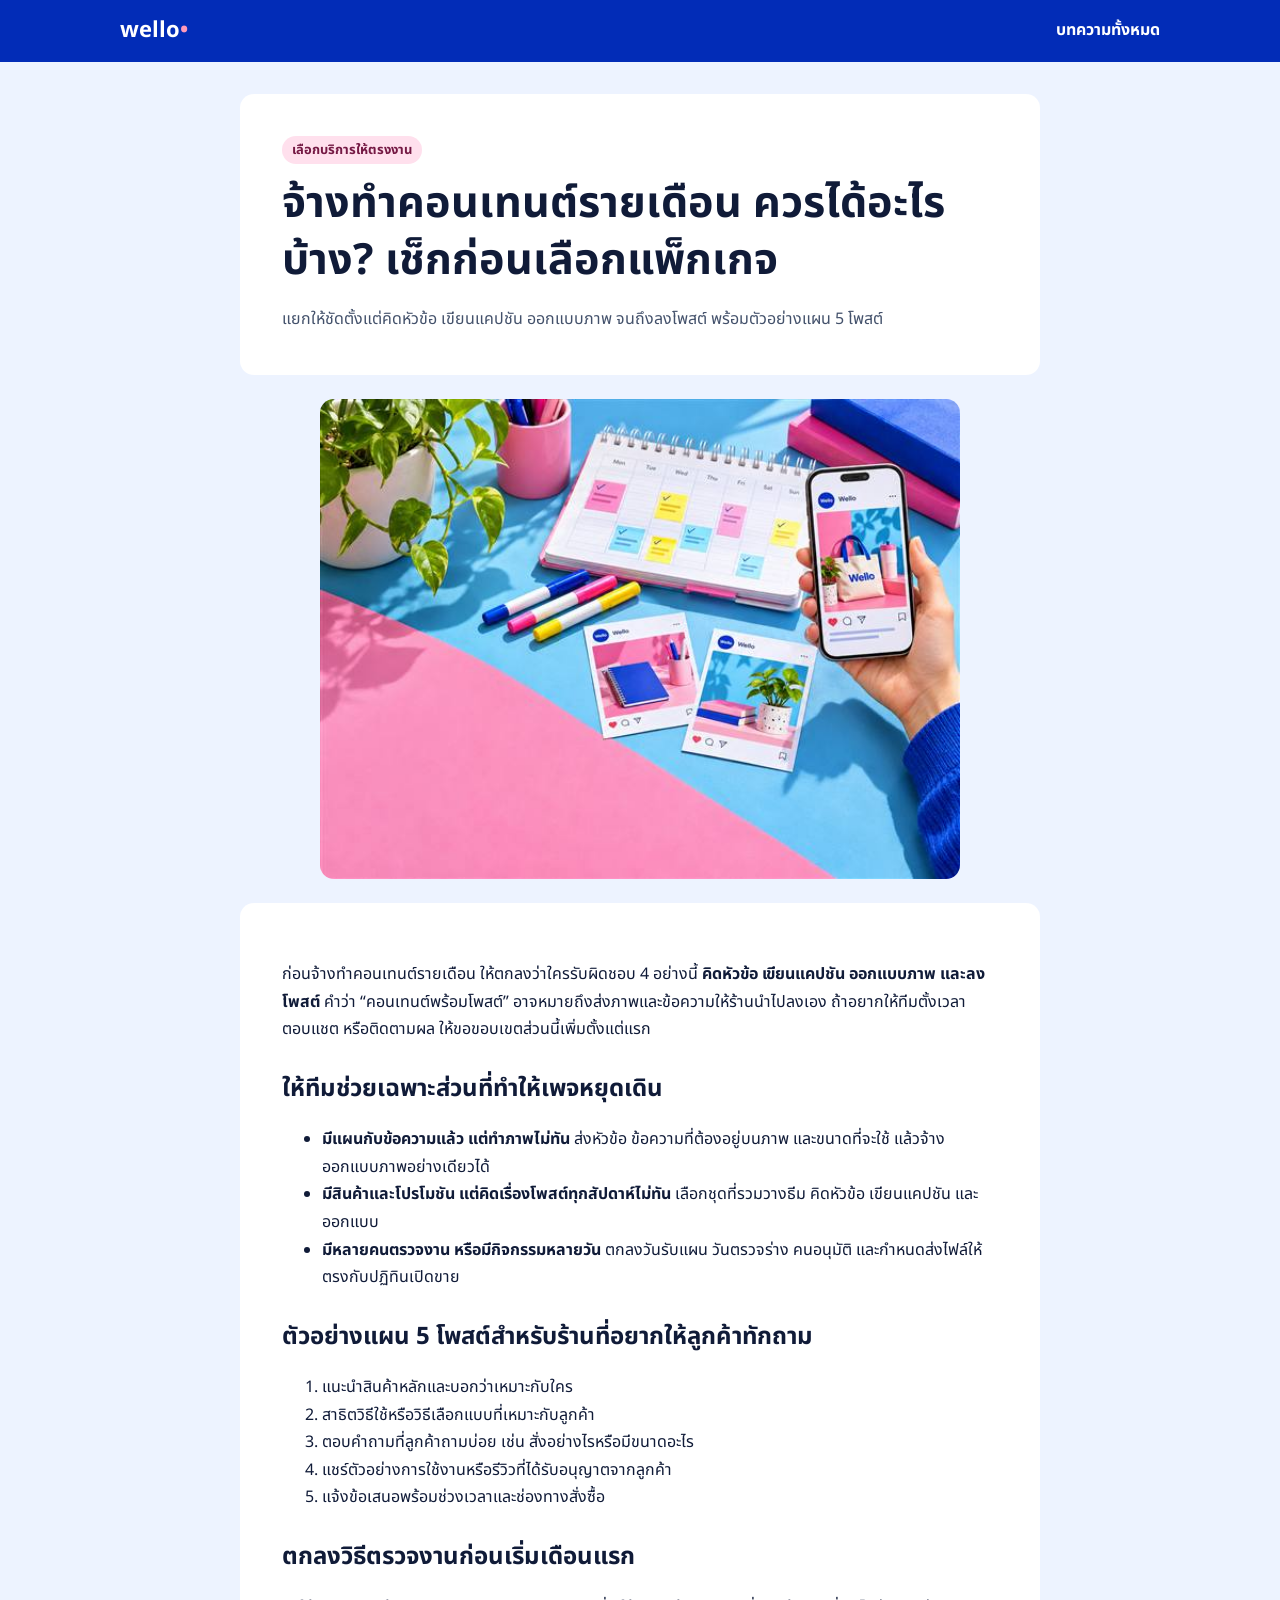
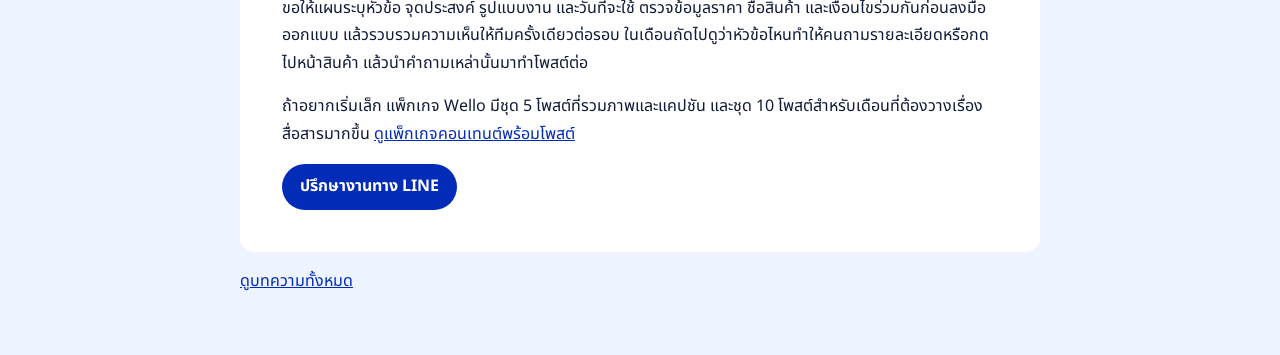
<file: blog/monthly-content-planning.html>
<!doctype html>
<html lang="th"><head><meta charset="utf-8"><meta name="viewport" content="width=device-width,initial-scale=1">
<link rel="canonical" href="https://wellodocs.com/blog/monthly-content-planning.html"><title>จ้างทำคอนเทนต์รายเดือน ควรได้อะไรบ้าง? เช็กก่อนเลือกแพ็กเกจ | Wello</title>
<meta name="description" content="แยกให้ชัดตั้งแต่คิดหัวข้อ เขียนแคปชัน ออกแบบภาพ จนถึงลงโพสต์ พร้อมตัวอย่างแผน 5 โพสต์"><link rel="stylesheet" href="wello-articles.css"></head>
<body><!-- Embedded Noto Sans Thai font license
Copyright 2022 The Noto Project Authors (https://github.com/notofonts/thai)

This Font Software is licensed under the SIL Open Font License, Version 1.1.
This license is copied below, and is also available with a FAQ at:
https://scripts.sil.org/OFL


-----------------------------------------------------------
SIL OPEN FONT LICENSE Version 1.1 - 26 February 2007
-----------------------------------------------------------

PREAMBLE
The goals of the Open Font License (OFL) are to stimulate worldwide
development of collaborative font projects, to support the font creation
efforts of academic and linguistic communities, and to provide a free and
open framework in which fonts may be shared and improved in partnership
with others.

The OFL allows the licensed fonts to be used, studied, modified and
redistributed freely as long as they are not sold by themselves. The
fonts, including any derivative works, can be bundled, embedded, 
redistributed and/or sold with any software provided that any reserved
names are not used by derivative works. The fonts and derivatives,
however, cannot be released under any other type of license. The
requirement for fonts to remain under this license does not apply
to any document created using the fonts or their derivatives.

DEFINITIONS
"Font Software" refers to the set of files released by the Copyright
Holder(s) under this license and clearly marked as such. This may
include source files, build scripts and documentation.

"Reserved Font Name" refers to any names specified as such after the
copyright statement(s).

"Original Version" refers to the collection of Font Software components as
distributed by the Copyright Holder(s).

"Modified Version" refers to any derivative made by adding to, deleting,
or substituting -- in part or in whole -- any of the components of the
Original Version, by changing formats or by porting the Font Software to a
new environment.

"Author" refers to any designer, engineer, programmer, technical
writer or other person who contributed to the Font Software.

PERMISSION & CONDITIONS
Permission is hereby granted, free of charge, to any person obtaining
a copy of the Font Software, to use, study, copy, merge, embed, modify,
redistribute, and sell modified and unmodified copies of the Font
Software, subject to the following conditions:

1) Neither the Font Software nor any of its individual components,
in Original or Modified Versions, may be sold by itself.

2) Original or Modified Versions of the Font Software may be bundled,
redistributed and/or sold with any software, provided that each copy
contains the above copyright notice and this license. These can be
included either as stand-alone text files, human-readable headers or
in the appropriate machine-readable metadata fields within text or
binary files as long as those fields can be easily viewed by the user.

3) No Modified Version of the Font Software may use the Reserved Font
Name(s) unless explicit written permission is granted by the corresponding
Copyright Holder. This restriction only applies to the primary font name as
presented to the users.

4) The name(s) of the Copyright Holder(s) or the Author(s) of the Font
Software shall not be used to promote, endorse or advertise any
Modified Version, except to acknowledge the contribution(s) of the
Copyright Holder(s) and the Author(s) or with their explicit written
permission.

5) The Font Software, modified or unmodified, in part or in whole,
must be distributed entirely under this license, and must not be
distributed under any other license. The requirement for fonts to
remain under this license does not apply to any document created
using the Font Software.

TERMINATION
This license becomes null and void if any of the above conditions are
not met.

DISCLAIMER
THE FONT SOFTWARE IS PROVIDED "AS IS", WITHOUT WARRANTY OF ANY KIND,
EXPRESS OR IMPLIED, INCLUDING BUT NOT LIMITED TO ANY WARRANTIES OF
MERCHANTABILITY, FITNESS FOR A PARTICULAR PURPOSE AND NONINFRINGEMENT
OF COPYRIGHT, PATENT, TRADEMARK, OR OTHER RIGHT. IN NO EVENT SHALL THE
COPYRIGHT HOLDER BE LIABLE FOR ANY CLAIM, DAMAGES OR OTHER LIABILITY,
INCLUDING ANY GENERAL, SPECIAL, INDIRECT, INCIDENTAL, OR CONSEQUENTIAL
DAMAGES, WHETHER IN AN ACTION OF CONTRACT, TORT OR OTHERWISE, ARISING
FROM, OUT OF THE USE OR INABILITY TO USE THE FONT SOFTWARE OR FROM
OTHER DEALINGS IN THE FONT SOFTWARE.

--><header class="bar"><div><a class="brand" href="../index.html">wello<span>•</span></a><a href="index.html">บทความทั้งหมด</a></div></header>
<main class="wrap">
<article class="story"><header><span class="wello-editorial-tag">เลือกบริการให้ตรงงาน</span><h1>จ้างทำคอนเทนต์รายเดือน ควรได้อะไรบ้าง? เช็กก่อนเลือกแพ็กเกจ</h1><p>แยกให้ชัดตั้งแต่คิดหัวข้อ เขียนแคปชัน ออกแบบภาพ จนถึงลงโพสต์ พร้อมตัวอย่างแผน 5 โพสต์</p></header>
<img class="story-cover" src="[data-uri]" width="600" height="450" alt="สมาร์ตโฟนแสดงโพสต์คู่กับปฏิทินคอนเทนต์"><div class="story-body">

<p>ก่อนจ้างทำคอนเทนต์รายเดือน ให้ตกลงว่าใครรับผิดชอบ 4 อย่างนี้ <strong>คิดหัวข้อ เขียนแคปชัน ออกแบบภาพ และลงโพสต์</strong> คำว่า “คอนเทนต์พร้อมโพสต์” อาจหมายถึงส่งภาพและข้อความให้ร้านนำไปลงเอง ถ้าอยากให้ทีมตั้งเวลา ตอบแชต หรือติดตามผล ให้ขอขอบเขตส่วนนี้เพิ่มตั้งแต่แรก</p>
<h2>ให้ทีมช่วยเฉพาะส่วนที่ทำให้เพจหยุดเดิน</h2><ul><li><strong>มีแผนกับข้อความแล้ว แต่ทำภาพไม่ทัน</strong> ส่งหัวข้อ ข้อความที่ต้องอยู่บนภาพ และขนาดที่จะใช้ แล้วจ้างออกแบบภาพอย่างเดียวได้</li><li><strong>มีสินค้าและโปรโมชัน แต่คิดเรื่องโพสต์ทุกสัปดาห์ไม่ทัน</strong> เลือกชุดที่รวมวางธีม คิดหัวข้อ เขียนแคปชัน และออกแบบ</li><li><strong>มีหลายคนตรวจงาน หรือมีกิจกรรมหลายวัน</strong> ตกลงวันรับแผน วันตรวจร่าง คนอนุมัติ และกำหนดส่งไฟล์ให้ตรงกับปฏิทินเปิดขาย</li></ul>
<h2>ตัวอย่างแผน 5 โพสต์สำหรับร้านที่อยากให้ลูกค้าทักถาม</h2><ol><li>แนะนำสินค้าหลักและบอกว่าเหมาะกับใคร</li><li>สาธิตวิธีใช้หรือวิธีเลือกแบบที่เหมาะกับลูกค้า</li><li>ตอบคำถามที่ลูกค้าถามบ่อย เช่น สั่งอย่างไรหรือมีขนาดอะไร</li><li>แชร์ตัวอย่างการใช้งานหรือรีวิวที่ได้รับอนุญาตจากลูกค้า</li><li>แจ้งข้อเสนอพร้อมช่วงเวลาและช่องทางสั่งซื้อ</li></ol>
<h2>ตกลงวิธีตรวจงานก่อนเริ่มเดือนแรก</h2><p>ขอให้แผนระบุหัวข้อ จุดประสงค์ รูปแบบงาน และวันที่จะใช้ ตรวจข้อมูลราคา ชื่อสินค้า และเงื่อนไขร่วมกันก่อนลงมือออกแบบ แล้วรวบรวมความเห็นให้ทีมครั้งเดียวต่อรอบ ในเดือนถัดไปดูว่าหัวข้อไหนทำให้คนถามรายละเอียดหรือกดไปหน้าสินค้า แล้วนำคำถามเหล่านั้นมาทำโพสต์ต่อ</p>
<p>ถ้าอยากเริ่มเล็ก แพ็กเกจ Wello มีชุด 5 โพสต์ที่รวมภาพและแคปชัน และชุด 10 โพสต์สำหรับเดือนที่ต้องวางเรื่องสื่อสารมากขึ้น <a href="https://wellodocs.com/#content-monthly-plan">ดูแพ็กเกจคอนเทนต์พร้อมโพสต์</a></p>
<a class="wello-editorial-contact" href="https://lin.ee/o5zQWMJ" target="_blank" rel="noopener">ปรึกษางานทาง LINE</a>
</div>
<a class="back" href="index.html">ดูบทความทั้งหมด</a></article></main></body></html>
</file>
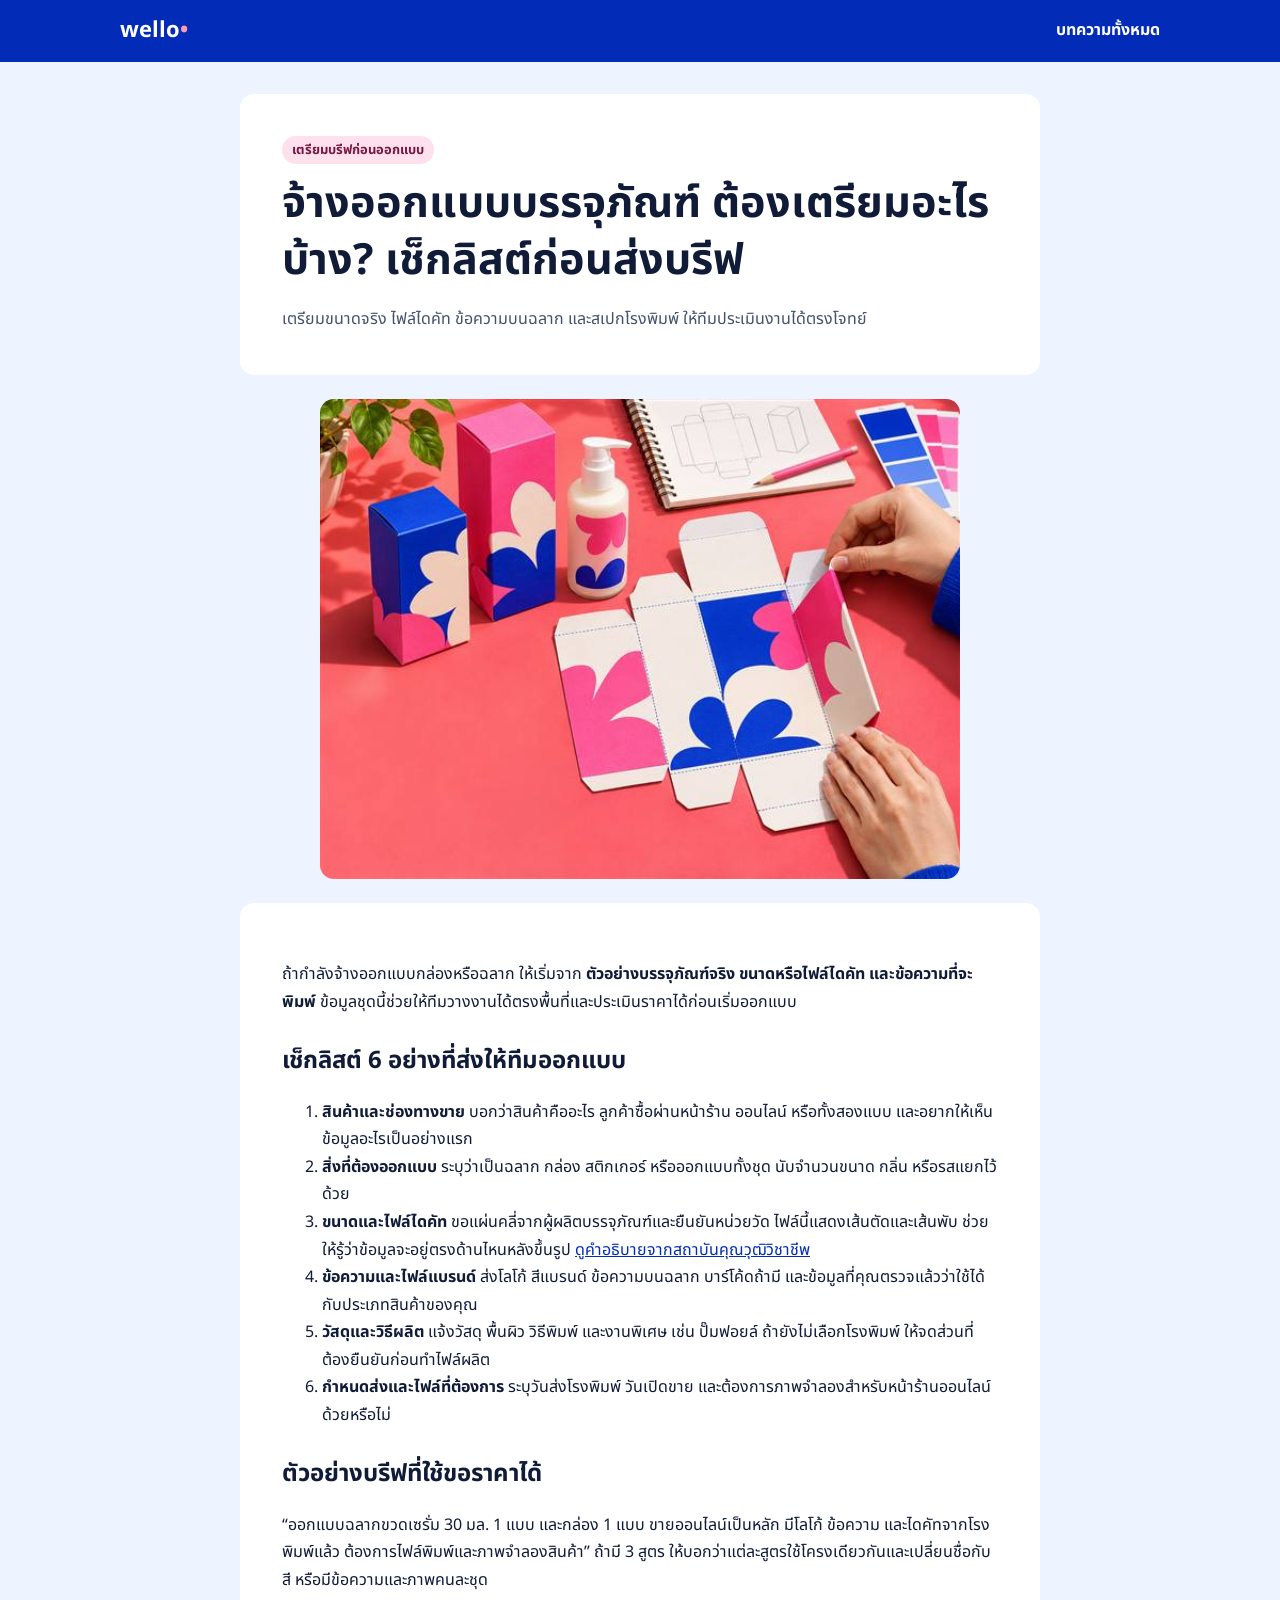
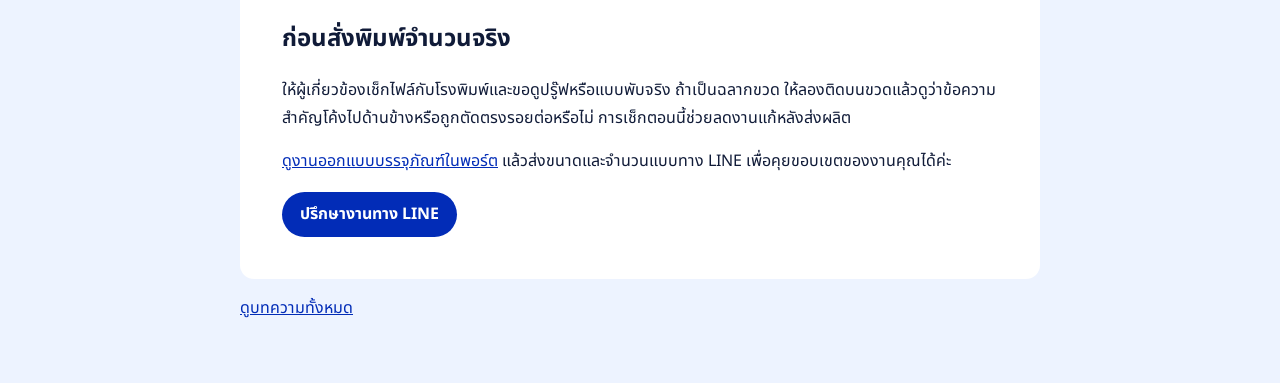
<file: blog/packaging-design-checklist.html>
<!doctype html>
<html lang="th"><head><meta charset="utf-8"><meta name="viewport" content="width=device-width,initial-scale=1">
<link rel="canonical" href="https://wellodocs.com/blog/packaging-design-checklist.html"><title>จ้างออกแบบบรรจุภัณฑ์ ต้องเตรียมอะไรบ้าง? เช็กลิสต์ก่อนส่งบรีฟ | Wello</title>
<meta name="description" content="เตรียมขนาดจริง ไฟล์ไดคัท ข้อความบนฉลาก และสเปกโรงพิมพ์ ให้ทีมประเมินงานได้ตรงโจทย์"><link rel="stylesheet" href="wello-articles.css"></head>
<body><!-- Embedded Noto Sans Thai font license
Copyright 2022 The Noto Project Authors (https://github.com/notofonts/thai)

This Font Software is licensed under the SIL Open Font License, Version 1.1.
This license is copied below, and is also available with a FAQ at:
https://scripts.sil.org/OFL


-----------------------------------------------------------
SIL OPEN FONT LICENSE Version 1.1 - 26 February 2007
-----------------------------------------------------------

PREAMBLE
The goals of the Open Font License (OFL) are to stimulate worldwide
development of collaborative font projects, to support the font creation
efforts of academic and linguistic communities, and to provide a free and
open framework in which fonts may be shared and improved in partnership
with others.

The OFL allows the licensed fonts to be used, studied, modified and
redistributed freely as long as they are not sold by themselves. The
fonts, including any derivative works, can be bundled, embedded, 
redistributed and/or sold with any software provided that any reserved
names are not used by derivative works. The fonts and derivatives,
however, cannot be released under any other type of license. The
requirement for fonts to remain under this license does not apply
to any document created using the fonts or their derivatives.

DEFINITIONS
"Font Software" refers to the set of files released by the Copyright
Holder(s) under this license and clearly marked as such. This may
include source files, build scripts and documentation.

"Reserved Font Name" refers to any names specified as such after the
copyright statement(s).

"Original Version" refers to the collection of Font Software components as
distributed by the Copyright Holder(s).

"Modified Version" refers to any derivative made by adding to, deleting,
or substituting -- in part or in whole -- any of the components of the
Original Version, by changing formats or by porting the Font Software to a
new environment.

"Author" refers to any designer, engineer, programmer, technical
writer or other person who contributed to the Font Software.

PERMISSION & CONDITIONS
Permission is hereby granted, free of charge, to any person obtaining
a copy of the Font Software, to use, study, copy, merge, embed, modify,
redistribute, and sell modified and unmodified copies of the Font
Software, subject to the following conditions:

1) Neither the Font Software nor any of its individual components,
in Original or Modified Versions, may be sold by itself.

2) Original or Modified Versions of the Font Software may be bundled,
redistributed and/or sold with any software, provided that each copy
contains the above copyright notice and this license. These can be
included either as stand-alone text files, human-readable headers or
in the appropriate machine-readable metadata fields within text or
binary files as long as those fields can be easily viewed by the user.

3) No Modified Version of the Font Software may use the Reserved Font
Name(s) unless explicit written permission is granted by the corresponding
Copyright Holder. This restriction only applies to the primary font name as
presented to the users.

4) The name(s) of the Copyright Holder(s) or the Author(s) of the Font
Software shall not be used to promote, endorse or advertise any
Modified Version, except to acknowledge the contribution(s) of the
Copyright Holder(s) and the Author(s) or with their explicit written
permission.

5) The Font Software, modified or unmodified, in part or in whole,
must be distributed entirely under this license, and must not be
distributed under any other license. The requirement for fonts to
remain under this license does not apply to any document created
using the Font Software.

TERMINATION
This license becomes null and void if any of the above conditions are
not met.

DISCLAIMER
THE FONT SOFTWARE IS PROVIDED "AS IS", WITHOUT WARRANTY OF ANY KIND,
EXPRESS OR IMPLIED, INCLUDING BUT NOT LIMITED TO ANY WARRANTIES OF
MERCHANTABILITY, FITNESS FOR A PARTICULAR PURPOSE AND NONINFRINGEMENT
OF COPYRIGHT, PATENT, TRADEMARK, OR OTHER RIGHT. IN NO EVENT SHALL THE
COPYRIGHT HOLDER BE LIABLE FOR ANY CLAIM, DAMAGES OR OTHER LIABILITY,
INCLUDING ANY GENERAL, SPECIAL, INDIRECT, INCIDENTAL, OR CONSEQUENTIAL
DAMAGES, WHETHER IN AN ACTION OF CONTRACT, TORT OR OTHERWISE, ARISING
FROM, OUT OF THE USE OR INABILITY TO USE THE FONT SOFTWARE OR FROM
OTHER DEALINGS IN THE FONT SOFTWARE.

--><header class="bar"><div><a class="brand" href="../index.html">wello<span>•</span></a><a href="index.html">บทความทั้งหมด</a></div></header>
<main class="wrap">
<article class="story"><header><span class="wello-editorial-tag">เตรียมบรีฟก่อนออกแบบ</span><h1>จ้างออกแบบบรรจุภัณฑ์ ต้องเตรียมอะไรบ้าง? เช็กลิสต์ก่อนส่งบรีฟ</h1><p>เตรียมขนาดจริง ไฟล์ไดคัท ข้อความบนฉลาก และสเปกโรงพิมพ์ ให้ทีมประเมินงานได้ตรงโจทย์</p></header>
<img class="story-cover" src="[data-uri]" width="600" height="450" alt="กล่องและขวดสกินแคร์คู่กับแผ่นไดคัทที่กำลังพับ"><div class="story-body">

<p>ถ้ากำลังจ้างออกแบบกล่องหรือฉลาก ให้เริ่มจาก <strong>ตัวอย่างบรรจุภัณฑ์จริง ขนาดหรือไฟล์ไดคัท และข้อความที่จะพิมพ์</strong> ข้อมูลชุดนี้ช่วยให้ทีมวางงานได้ตรงพื้นที่และประเมินราคาได้ก่อนเริ่มออกแบบ</p>
<h2>เช็กลิสต์ 6 อย่างที่ส่งให้ทีมออกแบบ</h2><ol><li><strong>สินค้าและช่องทางขาย</strong> บอกว่าสินค้าคืออะไร ลูกค้าซื้อผ่านหน้าร้าน ออนไลน์ หรือทั้งสองแบบ และอยากให้เห็นข้อมูลอะไรเป็นอย่างแรก</li><li><strong>สิ่งที่ต้องออกแบบ</strong> ระบุว่าเป็นฉลาก กล่อง สติกเกอร์ หรือออกแบบทั้งชุด นับจำนวนขนาด กลิ่น หรือรสแยกไว้ด้วย</li><li><strong>ขนาดและไฟล์ไดคัท</strong> ขอแผ่นคลี่จากผู้ผลิตบรรจุภัณฑ์และยืนยันหน่วยวัด ไฟล์นี้แสดงเส้นตัดและเส้นพับ ช่วยให้รู้ว่าข้อมูลจะอยู่ตรงด้านไหนหลังขึ้นรูป <a href="https://tpqi-net.tpqi.go.th/qualifications/standard/book?cer_level_id=7258&amp;id=42">ดูคำอธิบายจากสถาบันคุณวุฒิวิชาชีพ</a></li><li><strong>ข้อความและไฟล์แบรนด์</strong> ส่งโลโก้ สีแบรนด์ ข้อความบนฉลาก บาร์โค้ดถ้ามี และข้อมูลที่คุณตรวจแล้วว่าใช้ได้กับประเภทสินค้าของคุณ</li><li><strong>วัสดุและวิธีผลิต</strong> แจ้งวัสดุ พื้นผิว วิธีพิมพ์ และงานพิเศษ เช่น ปั๊มฟอยล์ ถ้ายังไม่เลือกโรงพิมพ์ ให้จดส่วนที่ต้องยืนยันก่อนทำไฟล์ผลิต</li><li><strong>กำหนดส่งและไฟล์ที่ต้องการ</strong> ระบุวันส่งโรงพิมพ์ วันเปิดขาย และต้องการภาพจำลองสำหรับหน้าร้านออนไลน์ด้วยหรือไม่</li></ol>
<h2>ตัวอย่างบรีฟที่ใช้ขอราคาได้</h2><p>“ออกแบบฉลากขวดเซรั่ม 30 มล. 1 แบบ และกล่อง 1 แบบ ขายออนไลน์เป็นหลัก มีโลโก้ ข้อความ และไดคัทจากโรงพิมพ์แล้ว ต้องการไฟล์พิมพ์และภาพจำลองสินค้า” ถ้ามี 3 สูตร ให้บอกว่าแต่ละสูตรใช้โครงเดียวกันและเปลี่ยนชื่อกับสี หรือมีข้อความและภาพคนละชุด</p>
<h2>ก่อนสั่งพิมพ์จำนวนจริง</h2><p>ให้ผู้เกี่ยวข้องเช็กไฟล์กับโรงพิมพ์และขอดูปรู๊ฟหรือแบบพับจริง ถ้าเป็นฉลากขวด ให้ลองติดบนขวดแล้วดูว่าข้อความสำคัญโค้งไปด้านข้างหรือถูกตัดตรงรอยต่อหรือไม่ การเช็กตอนนี้ช่วยลดงานแก้หลังส่งผลิต</p>
<p><a href="https://rungraweepalawat.wixsite.com/my-site">ดูงานออกแบบบรรจุภัณฑ์ในพอร์ต</a> แล้วส่งขนาดและจำนวนแบบทาง LINE เพื่อคุยขอบเขตของงานคุณได้ค่ะ</p>
<a class="wello-editorial-contact" href="https://lin.ee/o5zQWMJ" target="_blank" rel="noopener">ปรึกษางานทาง LINE</a>
</div>
<a class="back" href="index.html">ดูบทความทั้งหมด</a></article></main></body></html>
</file>
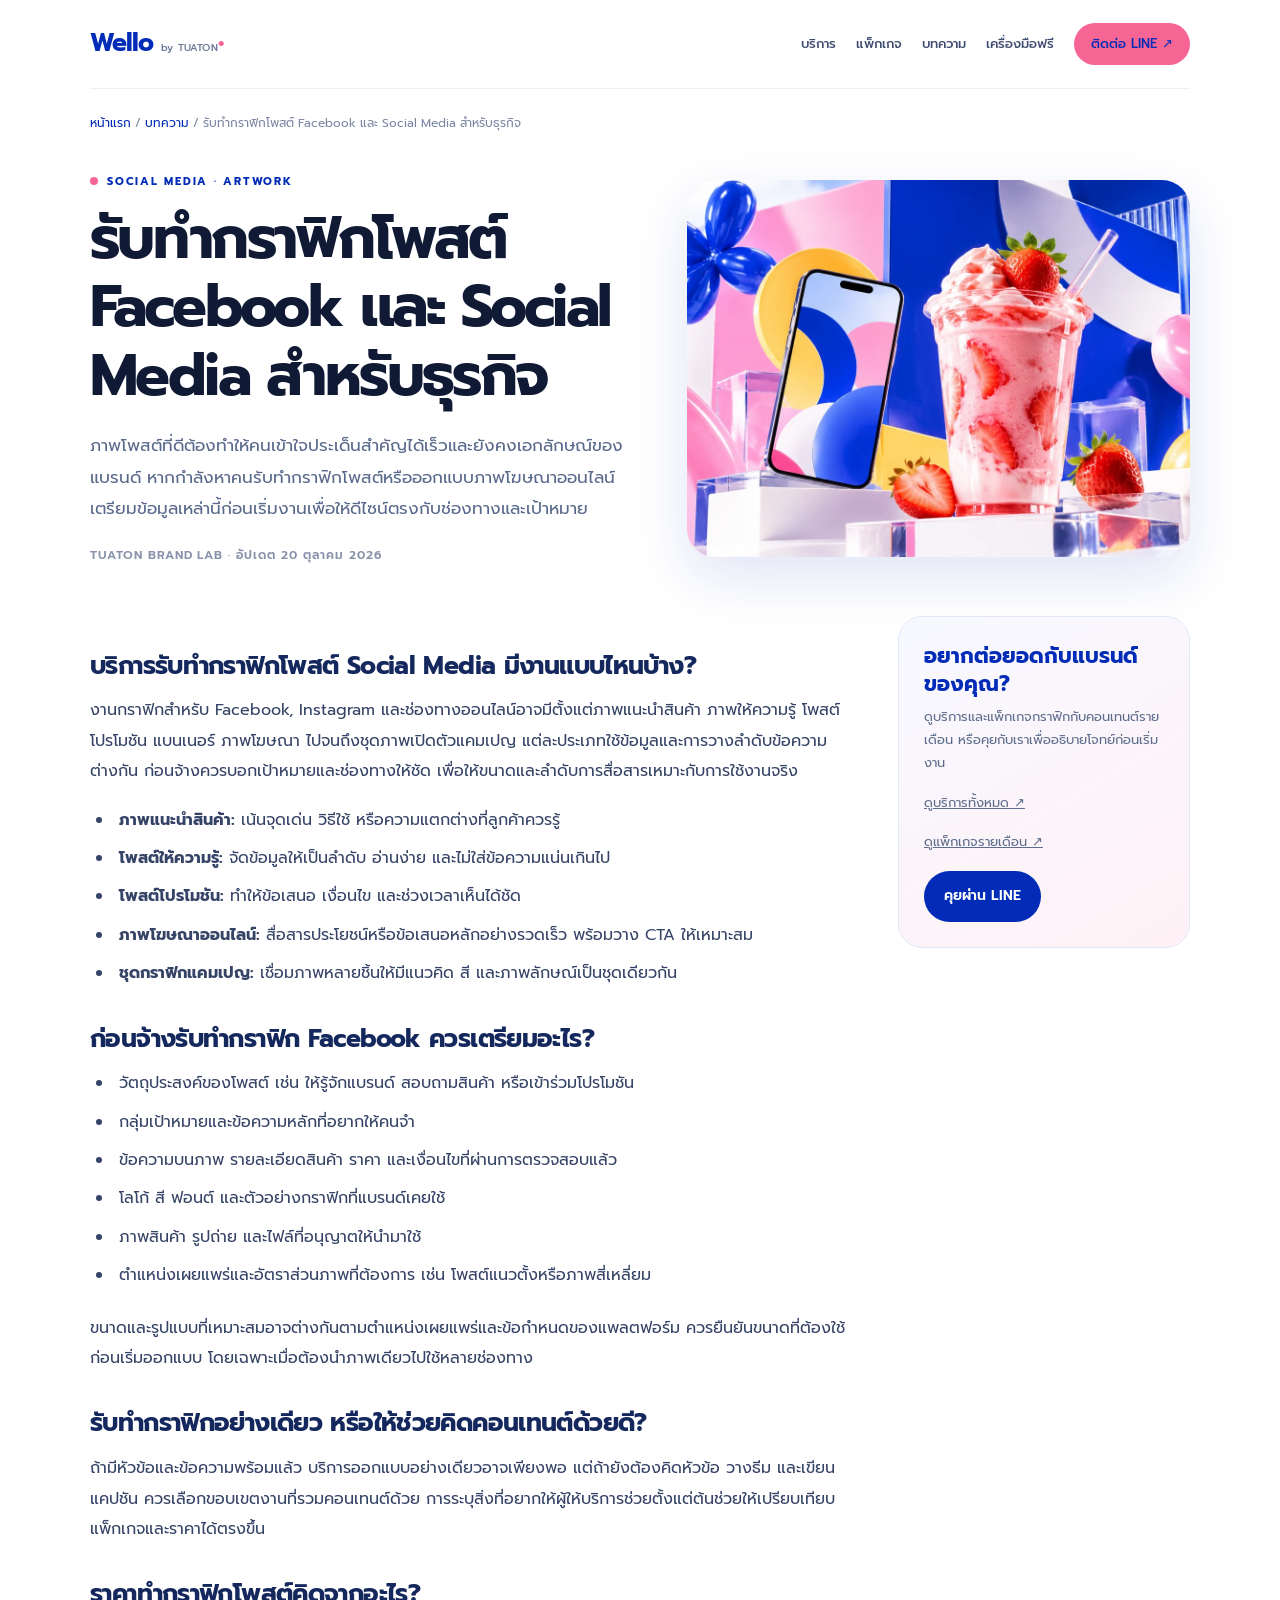
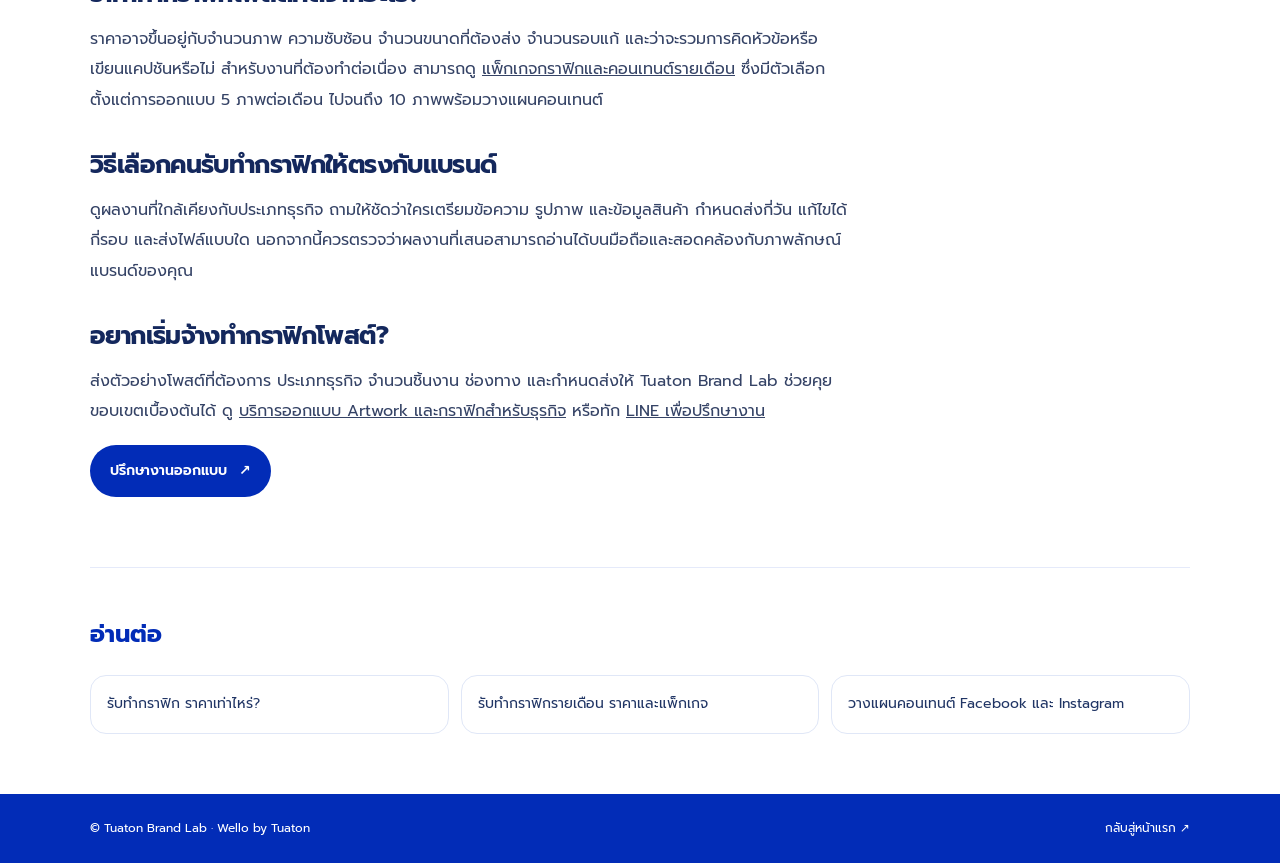
<file: blog/social-media-graphic-design.html>
<!doctype html>
<html lang="th">
<head>
<meta charset="utf-8"><meta name="viewport" content="width=device-width,initial-scale=1,viewport-fit=cover">
<title>รับทำกราฟิกโพสต์ Facebook และ Social Media สำหรับธุรกิจ | Tuaton Brand Lab</title><meta name="description" content="หาคนรับทำกราฟิกโพสต์ Facebook, Instagram หรือภาพโฆษณาออนไลน์? เช็กประเภทงานที่ควรเตรียม บรีฟ ขนาดใช้งาน และวิธีเลือกบริการกราฟิกให้ตรงเป้าหมาย">
<meta name="robots" content="index,follow,max-image-preview:large">
<link rel="canonical" href="https://wellodocs.com/blog/social-media-graphic-design.html">
<meta name="theme-color" content="#022CB7">
<meta property="og:type" content="article"><meta property="og:locale" content="th_TH"><meta property="og:site_name" content="Tuaton Brand Lab | Wello by Tuaton"><meta property="og:title" content="รับทำกราฟิกโพสต์ Facebook และ Social Media สำหรับธุรกิจ | Tuaton Brand Lab"><meta property="og:description" content="หาคนรับทำกราฟิกโพสต์ Facebook, Instagram หรือภาพโฆษณาออนไลน์? เช็กประเภทงานที่ควรเตรียม บรีฟ ขนาดใช้งาน และวิธีเลือกบริการกราฟิกให้ตรงเป้าหมาย"><meta property="og:url" content="https://wellodocs.com/blog/social-media-graphic-design.html"><meta property="og:image" content="https://wellodocs.com/images/services/artwork-campaign.webp"><meta property="og:image:alt" content="ตัวอย่างงาน Artwork และกราฟิกสำหรับโพสต์โซเชียลมีเดียและแคมเปญการตลาด">
<meta name="twitter:card" content="summary_large_image"><meta name="twitter:title" content="รับทำกราฟิกโพสต์ Facebook และ Social Media สำหรับธุรกิจ | Tuaton Brand Lab"><meta name="twitter:description" content="หาคนรับทำกราฟิกโพสต์ Facebook, Instagram หรือภาพโฆษณาออนไลน์? เช็กประเภทงานที่ควรเตรียม บรีฟ ขนาดใช้งาน และวิธีเลือกบริการกราฟิกให้ตรงเป้าหมาย"><meta name="twitter:image" content="https://wellodocs.com/images/services/artwork-campaign.webp">
<script type="application/ld+json">{
  "@context": "https://schema.org",
  "@type": "BlogPosting",
  "headline": "รับทำกราฟิกโพสต์ Facebook และ Social Media สำหรับธุรกิจ",
  "description": "หาคนรับทำกราฟิกโพสต์ Facebook, Instagram หรือภาพโฆษณาออนไลน์? เช็กประเภทงานที่ควรเตรียม บรีฟ ขนาดใช้งาน และวิธีเลือกบริการกราฟิกให้ตรงเป้าหมาย",
  "image": [
    "https://wellodocs.com/images/services/artwork-campaign.webp"
  ],
  "author": {
    "@type": "Organization",
    "name": "Tuaton Brand Lab",
    "url": "https://wellodocs.com/"
  },
  "publisher": {
    "@type": "Organization",
    "name": "Tuaton Brand Lab",
    "url": "https://wellodocs.com/"
  },
  "datePublished": "2026-10-20",
  "dateModified": "2026-10-20",
  "mainEntityOfPage": {
    "@type": "WebPage",
    "@id": "https://wellodocs.com/blog/social-media-graphic-design.html"
  },
  "inLanguage": "th-TH",
  "articleSection": "SOCIAL MEDIA · ARTWORK"
}</script>
<link rel="preconnect" href="https://fonts.googleapis.com"><link rel="preconnect" href="https://fonts.gstatic.com" crossorigin><link href="https://fonts.googleapis.com/css2?family=Prompt:wght@400;500;600;700&display=swap" rel="stylesheet">
<style>
:root{--blue:#022CB7;--pink:#F76595;--yellow:#FAD46C;--ink:#111A35;--muted:#647291;--line:#E0E7F7;--pale:#F5F8FF}
*{box-sizing:border-box}html{scroll-behavior:smooth}body{margin:0;color:var(--ink);font-family:'Prompt',system-ui,sans-serif;background:#fff;line-height:1.75}a{color:inherit}.container{width:min(1100px,calc(100% - 40px));margin-inline:auto}
.site-nav{display:flex;align-items:center;justify-content:space-between;gap:24px;padding:22px 0;border-bottom:1px solid #edf0f8}.brand{font-weight:700;color:var(--blue);font-size:25px;text-decoration:none;letter-spacing:-.04em}.brand small{font-size:10px;letter-spacing:.02em;color:#687796;font-weight:500}.nav-links{display:flex;gap:20px;align-items:center;font-size:13px;font-weight:500}.nav-links a{text-decoration:none;color:#3e4c70}.nav-cta{background:var(--pink);color:var(--blue)!important;padding:10px 17px;border-radius:999px}
.breadcrumbs{padding:24px 0 0;font-size:12px;color:#7B87A2}.breadcrumbs a{color:var(--blue);text-decoration:none}.article-hero{display:grid;grid-template-columns:1.05fr .95fr;gap:42px;align-items:center;padding:38px 0 50px}.eyebrow{font-size:11px;font-weight:700;letter-spacing:.16em;color:var(--blue)}.eyebrow:before{content:'';display:inline-block;width:8px;height:8px;background:var(--pink);border-radius:50%;margin-right:9px}h1{font-size:clamp(34px,4.7vw,58px);line-height:1.18;letter-spacing:-.045em;margin:14px 0 20px}.lead{font-size:17px;line-height:1.85;color:#59698B;margin:0 0 20px}.article-cover{border-radius:28px;overflow:hidden;background:#eef3ff;aspect-ratio:4/3;box-shadow:0 20px 55px rgba(2,44,183,.12)}.article-cover img{width:100%;height:100%;object-fit:cover;display:block}.article-meta{font-size:12px;color:#8893AA;letter-spacing:.08em;font-weight:600}
.article-layout{display:grid;grid-template-columns:minmax(0,760px) minmax(200px,1fr);gap:48px;padding:0 0 70px;align-items:start}.article-body{font-size:16px;line-height:1.9;color:#354366}.article-body h2{font-size:25px;line-height:1.35;color:#14285D;margin:34px 0 12px;letter-spacing:-.025em}.article-body p{margin:0 0 18px}.article-body ul{padding-left:24px;margin:0 0 22px}.article-body li{padding-left:5px;margin:8px 0}.side-card{position:sticky;top:24px;padding:25px;border:1px solid var(--line);border-radius:24px;background:linear-gradient(150deg,#f7f9ff,#fff1f6)}.side-card h2{font-size:21px;line-height:1.35;margin:0 0 8px;color:var(--blue)}.side-card p{font-size:13px;color:#5e6d8c;margin:0 0 17px}.btn{display:inline-flex;align-items:center;justify-content:center;gap:12px;text-decoration:none;border-radius:999px;padding:13px 20px;font-weight:600;font-size:14px;background:var(--blue);color:#fff;transition:transform .2s,box-shadow .2s}.btn:hover{transform:translateY(-2px);box-shadow:0 12px 24px rgba(2,44,183,.2)}.related{border-top:1px solid #e5eafa;padding:25px 0 60px}.related h2{color:var(--blue);font-size:24px}.related-links{display:grid;grid-template-columns:repeat(3,minmax(0,1fr));gap:12px}.related-links a{padding:16px;border:1px solid var(--line);border-radius:16px;text-decoration:none;font-size:14px;color:#203565;background:#fff}
footer{background:#022CB7;color:#fff;padding:24px 0;font-size:12px}footer .footer-inner{display:flex;justify-content:space-between;gap:16px;align-items:center}footer a{color:#fff;text-decoration:none}
@media(max-width:800px){.site-nav{align-items:flex-start;flex-direction:column;gap:12px}.nav-links{flex-wrap:wrap;gap:13px}.article-hero{grid-template-columns:1fr;gap:22px;padding-top:24px}.article-cover{max-height:350px}.article-layout{grid-template-columns:1fr;gap:24px}.side-card{position:static}.related-links{grid-template-columns:1fr}h1{font-size:clamp(32px,9vw,46px)}}
@media(prefers-reduced-motion:reduce){html{scroll-behavior:auto}.btn{transition:none}.btn:hover{transform:none}}
</style>
</head>
<body>
<header class="container site-nav"><a class="brand" href="../index.html">Wello <small>by TUATON</small><span style="color:#F76595">•</span></a><nav class="nav-links" aria-label="เมนูหลัก"><a href="../index.html#graphic-services">บริการ</a><a href="../index.html#monthly-services">แพ็กเกจ</a><a href="index.html">บทความ</a><a href="../tools/index.html">เครื่องมือฟรี</a><a class="nav-cta" href="https://lin.ee/o5zQWMJ" target="_blank" rel="noopener noreferrer">ติดต่อ LINE ↗</a></nav></header>
<main class="container">
<nav class="breadcrumbs" aria-label="Breadcrumb"><a href="../index.html">หน้าแรก</a> / <a href="index.html">บทความ</a> / <span>รับทำกราฟิกโพสต์ Facebook และ Social Media สำหรับธุรกิจ</span></nav>
<header class="article-hero"><div><div class="eyebrow">SOCIAL MEDIA · ARTWORK</div><h1>รับทำกราฟิกโพสต์ Facebook และ Social Media สำหรับธุรกิจ</h1><p class="lead">ภาพโพสต์ที่ดีต้องทำให้คนเข้าใจประเด็นสำคัญได้เร็วและยังคงเอกลักษณ์ของแบรนด์ หากกำลังหาคนรับทำกราฟิกโพสต์หรือออกแบบภาพโฆษณาออนไลน์ เตรียมข้อมูลเหล่านี้ก่อนเริ่มงานเพื่อให้ดีไซน์ตรงกับช่องทางและเป้าหมาย</p><div class="article-meta">TUATON BRAND LAB · อัปเดต 20 ตุลาคม 2026</div></div><div class="article-cover"><img src="../images/services/artwork-campaign.webp" alt="ตัวอย่างงาน Artwork และกราฟิกสำหรับโพสต์โซเชียลมีเดียและแคมเปญการตลาด" width="1200" height="900" fetchpriority="high"></div></header>
<div class="article-layout"><article class="article-body"><h2>บริการรับทำกราฟิกโพสต์ Social Media มีงานแบบไหนบ้าง?</h2>
<p>งานกราฟิกสำหรับ Facebook, Instagram และช่องทางออนไลน์อาจมีตั้งแต่ภาพแนะนำสินค้า ภาพให้ความรู้ โพสต์โปรโมชัน แบนเนอร์ ภาพโฆษณา ไปจนถึงชุดภาพเปิดตัวแคมเปญ แต่ละประเภทใช้ข้อมูลและการวางลำดับข้อความต่างกัน ก่อนจ้างควรบอกเป้าหมายและช่องทางให้ชัด เพื่อให้ขนาดและลำดับการสื่อสารเหมาะกับการใช้งานจริง</p>
<ul><li><strong>ภาพแนะนำสินค้า:</strong> เน้นจุดเด่น วิธีใช้ หรือความแตกต่างที่ลูกค้าควรรู้</li><li><strong>โพสต์ให้ความรู้:</strong> จัดข้อมูลให้เป็นลำดับ อ่านง่าย และไม่ใส่ข้อความแน่นเกินไป</li><li><strong>โพสต์โปรโมชัน:</strong> ทำให้ข้อเสนอ เงื่อนไข และช่วงเวลาเห็นได้ชัด</li><li><strong>ภาพโฆษณาออนไลน์:</strong> สื่อสารประโยชน์หรือข้อเสนอหลักอย่างรวดเร็ว พร้อมวาง CTA ให้เหมาะสม</li><li><strong>ชุดกราฟิกแคมเปญ:</strong> เชื่อมภาพหลายชิ้นให้มีแนวคิด สี และภาพลักษณ์เป็นชุดเดียวกัน</li></ul>
<h2>ก่อนจ้างรับทำกราฟิก Facebook ควรเตรียมอะไร?</h2>
<ul><li>วัตถุประสงค์ของโพสต์ เช่น ให้รู้จักแบรนด์ สอบถามสินค้า หรือเข้าร่วมโปรโมชัน</li><li>กลุ่มเป้าหมายและข้อความหลักที่อยากให้คนจำ</li><li>ข้อความบนภาพ รายละเอียดสินค้า ราคา และเงื่อนไขที่ผ่านการตรวจสอบแล้ว</li><li>โลโก้ สี ฟอนต์ และตัวอย่างกราฟิกที่แบรนด์เคยใช้</li><li>ภาพสินค้า รูปถ่าย และไฟล์ที่อนุญาตให้นำมาใช้</li><li>ตำแหน่งเผยแพร่และอัตราส่วนภาพที่ต้องการ เช่น โพสต์แนวตั้งหรือภาพสี่เหลี่ยม</li></ul>
<p>ขนาดและรูปแบบที่เหมาะสมอาจต่างกันตามตำแหน่งเผยแพร่และข้อกำหนดของแพลตฟอร์ม ควรยืนยันขนาดที่ต้องใช้ก่อนเริ่มออกแบบ โดยเฉพาะเมื่อต้องนำภาพเดียวไปใช้หลายช่องทาง</p>
<h2>รับทำกราฟิกอย่างเดียว หรือให้ช่วยคิดคอนเทนต์ด้วยดี?</h2>
<p>ถ้ามีหัวข้อและข้อความพร้อมแล้ว บริการออกแบบอย่างเดียวอาจเพียงพอ แต่ถ้ายังต้องคิดหัวข้อ วางธีม และเขียนแคปชัน ควรเลือกขอบเขตงานที่รวมคอนเทนต์ด้วย การระบุสิ่งที่อยากให้ผู้ให้บริการช่วยตั้งแต่ต้นช่วยให้เปรียบเทียบแพ็กเกจและราคาได้ตรงขึ้น</p>
<h2>ราคาทำกราฟิกโพสต์คิดจากอะไร?</h2>
<p>ราคาอาจขึ้นอยู่กับจำนวนภาพ ความซับซ้อน จำนวนขนาดที่ต้องส่ง จำนวนรอบแก้ และว่าจะรวมการคิดหัวข้อหรือเขียนแคปชันหรือไม่ สำหรับงานที่ต้องทำต่อเนื่อง สามารถดู <a href="../index.html#monthly-services">แพ็กเกจกราฟิกและคอนเทนต์รายเดือน</a> ซึ่งมีตัวเลือกตั้งแต่การออกแบบ 5 ภาพต่อเดือน ไปจนถึง 10 ภาพพร้อมวางแผนคอนเทนต์</p>
<h2>วิธีเลือกคนรับทำกราฟิกให้ตรงกับแบรนด์</h2>
<p>ดูผลงานที่ใกล้เคียงกับประเภทธุรกิจ ถามให้ชัดว่าใครเตรียมข้อความ รูปภาพ และข้อมูลสินค้า กำหนดส่งกี่วัน แก้ไขได้กี่รอบ และส่งไฟล์แบบใด นอกจากนี้ควรตรวจว่าผลงานที่เสนอสามารถอ่านได้บนมือถือและสอดคล้องกับภาพลักษณ์แบรนด์ของคุณ</p>
<h2>อยากเริ่มจ้างทำกราฟิกโพสต์?</h2>
<p>ส่งตัวอย่างโพสต์ที่ต้องการ ประเภทธุรกิจ จำนวนชิ้นงาน ช่องทาง และกำหนดส่งให้ Tuaton Brand Lab ช่วยคุยขอบเขตเบื้องต้นได้ ดู <a href="../index.html#graphic-services">บริการออกแบบ Artwork และกราฟิกสำหรับธุรกิจ</a> หรือทัก <a href="https://lin.ee/o5zQWMJ" target="_blank" rel="noopener noreferrer">LINE เพื่อปรึกษางาน</a></p><a class="btn" href="https://lin.ee/o5zQWMJ" target="_blank" rel="noopener noreferrer">ปรึกษางานออกแบบ <span aria-hidden="true">↗</span></a></article><aside class="side-card"><h2>อยากต่อยอดกับแบรนด์ของคุณ?</h2><p>ดูบริการและแพ็กเกจกราฟิกกับคอนเทนต์รายเดือน หรือคุยกับเราเพื่ออธิบายโจทย์ก่อนเริ่มงาน</p><p><a href="../index.html#graphic-services">ดูบริการทั้งหมด ↗</a></p><p><a href="../index.html#monthly-services">ดูแพ็กเกจรายเดือน ↗</a></p><a class="btn" href="https://lin.ee/o5zQWMJ" target="_blank" rel="noopener noreferrer">คุยผ่าน LINE</a></aside></div>
<section class="related"><h2>อ่านต่อ</h2><div class="related-links"><a href="graphic-design-pricing.html">รับทำกราฟิก ราคาเท่าไหร่?</a><a href="graphic-design-monthly.html">รับทำกราฟิกรายเดือน ราคาและแพ็กเกจ</a><a href="monthly-content-planning.html">วางแผนคอนเทนต์ Facebook และ Instagram</a></div></section>
</main><footer><div class="container footer-inner"><span>© Tuaton Brand Lab · Wello by Tuaton</span><a href="../index.html">กลับสู่หน้าแรก ↗</a></div></footer>
</body></html>
</file>
<file: blog/wello-articles.css>
@font-face{font-family:"Wello Thai";src:url([data-uri]) format("truetype");font-weight:100 900;font-style:normal;font-display:block;}
*{box-sizing:border-box}
body{margin:0;background:#edf3ff;color:#101b38;font:16px/1.72 "Wello Thai",sans-serif}
a{color:#022cb7}
a:focus-visible{outline:3px solid #f76595;outline-offset:4px}
.bar{background:#022cb7;color:white}
.bar div{max-width:1080px;margin:auto;padding:12px 20px;display:flex;align-items:center;justify-content:space-between;gap:14px}
.bar a{color:inherit;text-decoration:none;font-weight:700}
.bar .brand{font-size:22px}
.brand span{color:#ff9abb}
.wrap{width:min(1080px,calc(100% - 36px));margin:32px auto 60px}
h1,h2,h3,p{overflow-wrap:normal;word-break:normal}
h1{font-size:clamp(26px,4vw,43px);line-height:1.32;margin:12px 0 16px}
.grid{display:grid;grid-template-columns:repeat(3,minmax(0,1fr));gap:22px;margin-top:25px}
.card{color:inherit;text-decoration:none;background:white;border-radius:14px;overflow:hidden;display:flex;flex-direction:column}
.card .copy{padding:16px}
.card h2{font-size:20px;line-height:1.45;margin:0 0 7px}
.card p{margin:0;color:#43516b}
img{display:block;width:100%;height:auto}
.card img{aspect-ratio:4/3;object-fit:cover}
.story{max-width:800px;margin-inline:auto}
.story header,.story-body{background:white;border-radius:14px;padding:clamp(18px,4vw,42px)}
.story header p{margin:0;color:#43516b}
.story-cover{max-width:640px;margin:24px auto;border-radius:14px}
.story-body h2{line-height:1.45;margin-top:28px}
.wello-editorial-tag{display:inline-block;padding:3px 10px;border-radius:99px;background:#ffe0ed;color:#751944;font-size:13px;font-weight:700}
.wello-editorial-contact{display:inline-block;background:#022cb7;color:white;padding:9px 18px;border-radius:999px;text-decoration:none;font-weight:700}
.back{display:inline-block;margin-top:16px}
@media(max-width:760px){.grid{grid-template-columns:1fr}.wrap{margin-top:23px}}
</file>
